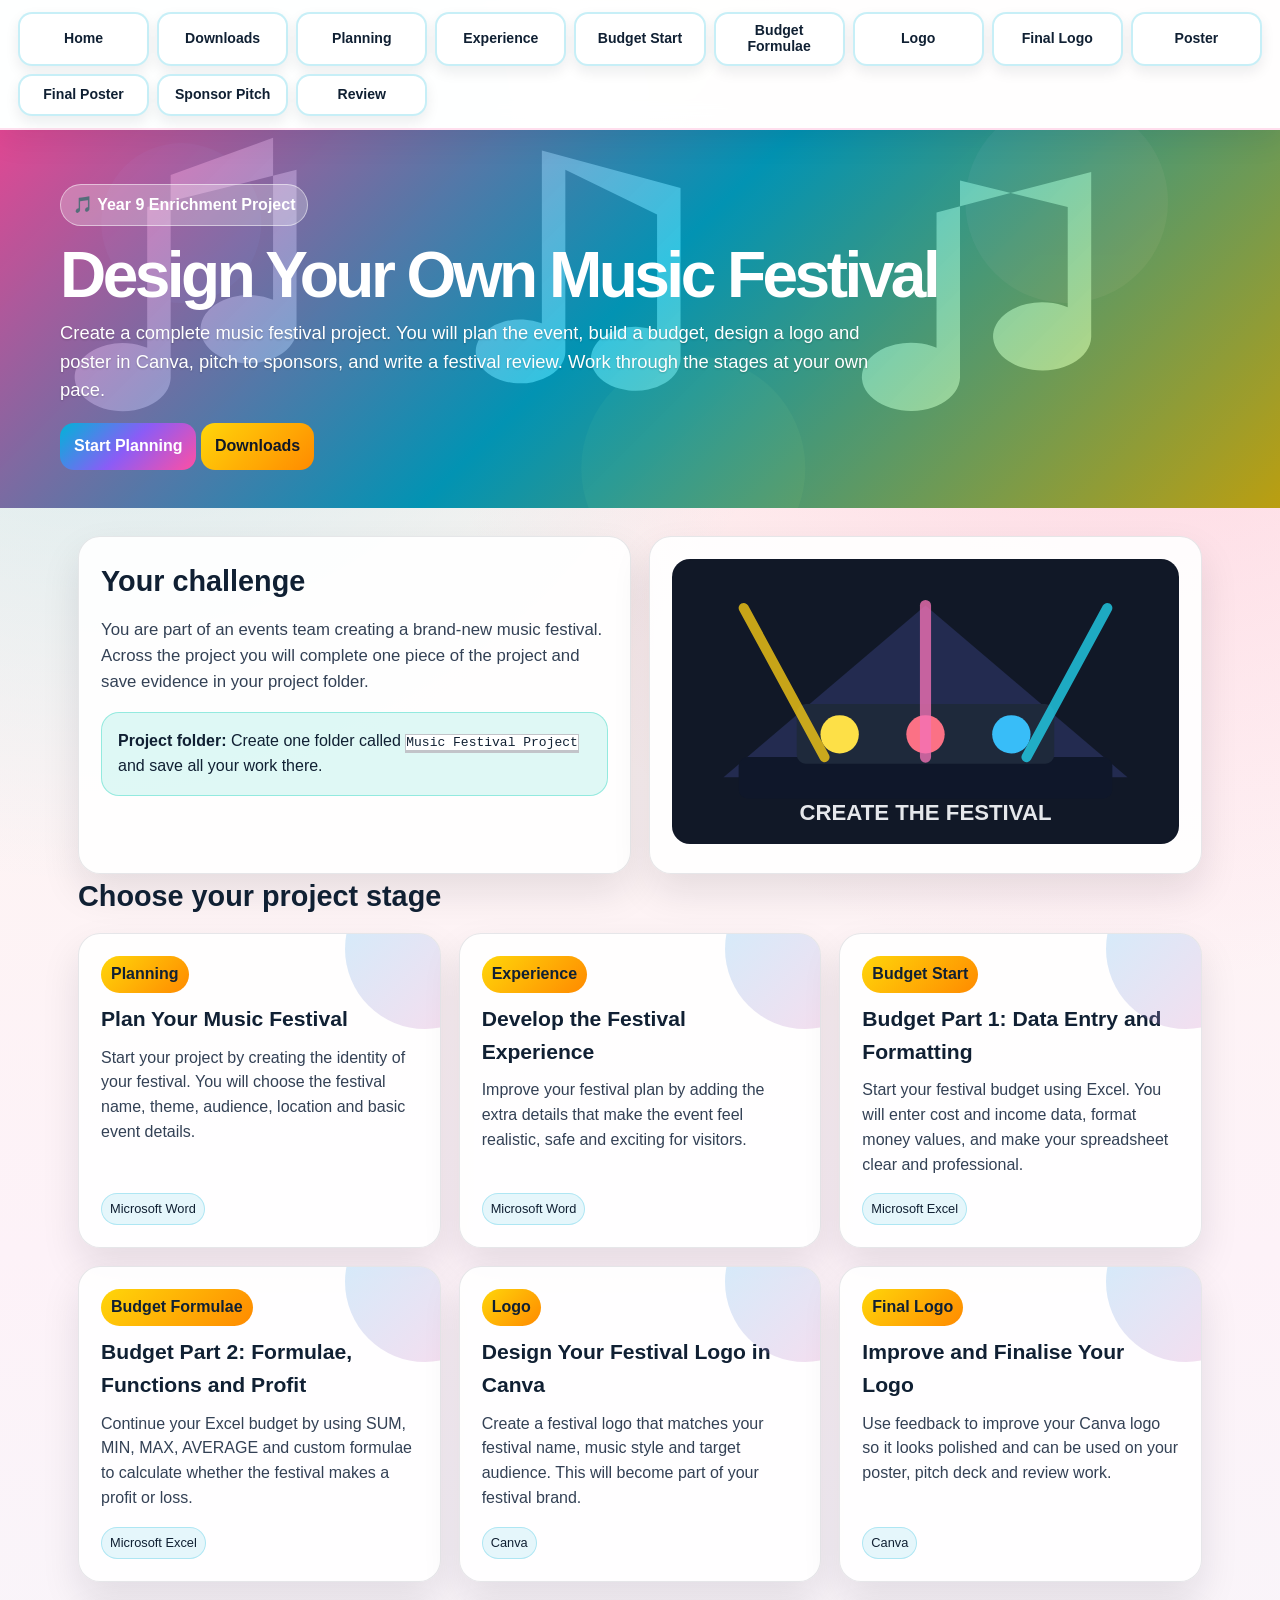
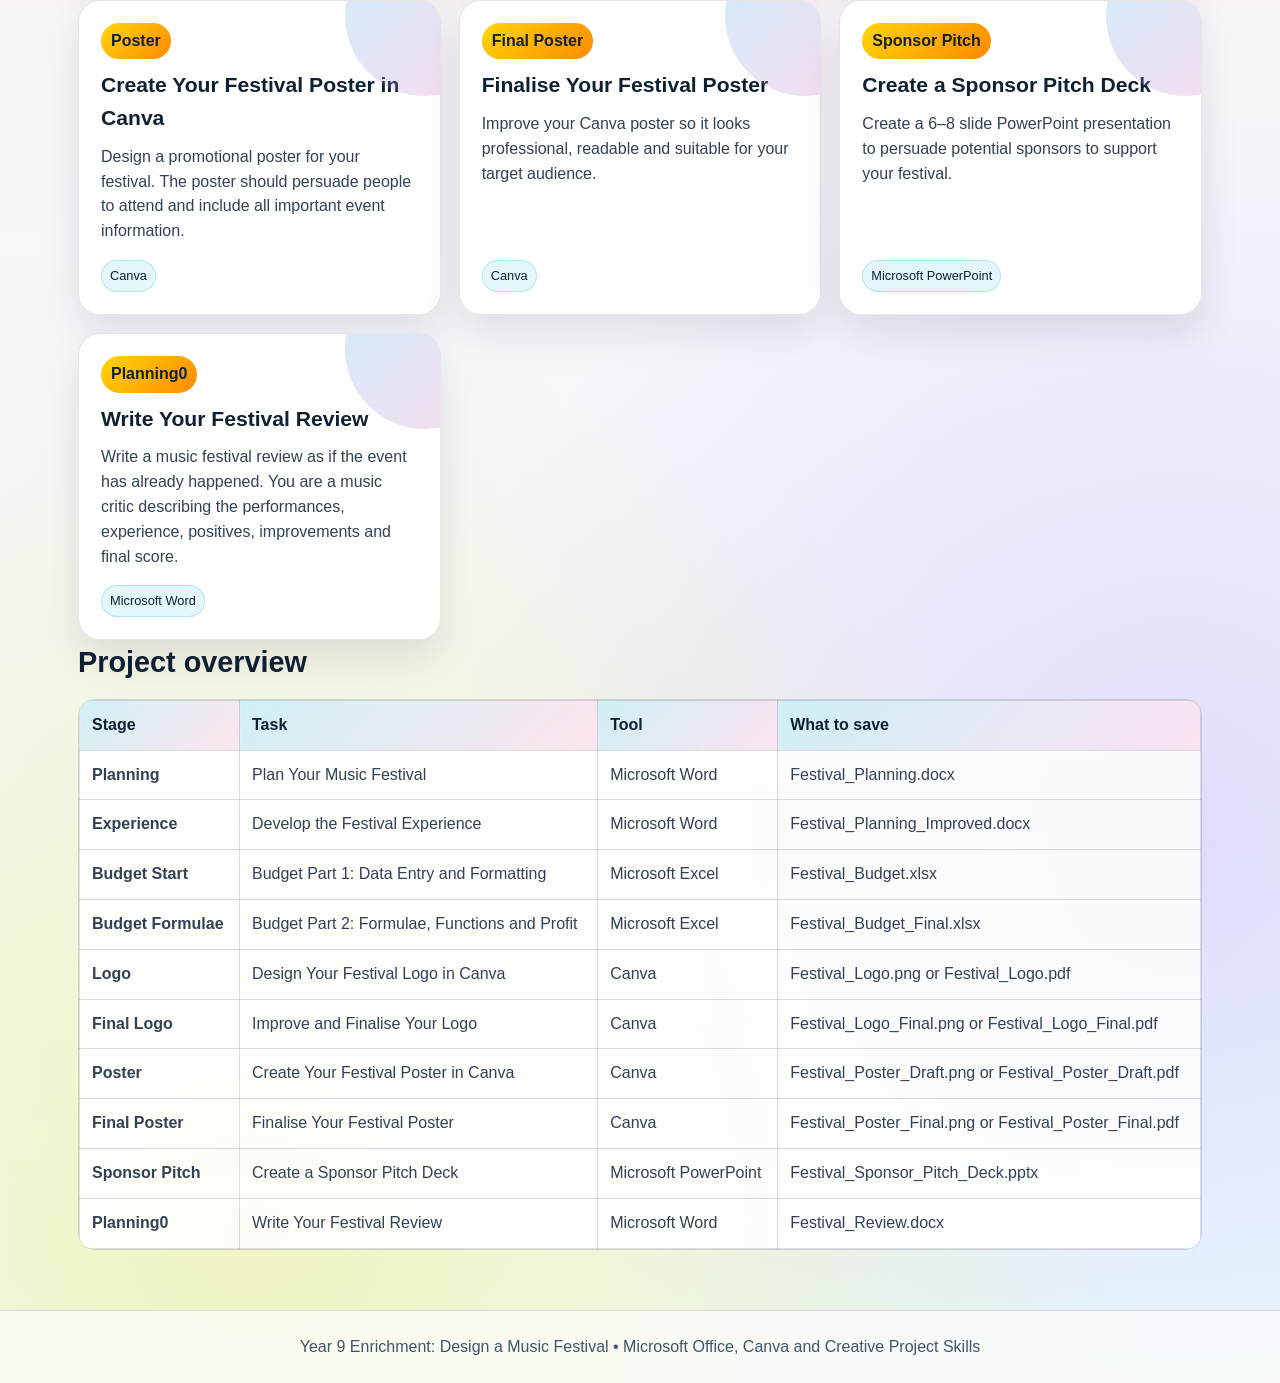
<file: index.html>
<!doctype html>
<html lang="en">
<head>
<meta charset="utf-8">
<meta name="viewport" content="width=device-width, initial-scale=1">
<title>Year 9 Music Festival Project</title>
<link rel="stylesheet" href="css/style.css">
<script src="js/script.js" defer></script>
</head>
<body data-page="index.html">


<nav class="navbar">
  <div class="nav-inner">
<div class="nav-links"><a href="index.html">Home</a><a href="resources.html">Downloads</a><a href="festival-planning.html">Planning</a><a href="festival-experience.html">Experience</a><a href="budget-start.html">Budget Start</a><a href="budget-formulas.html">Budget Formulae</a><a href="logo-design.html">Logo</a><a href="logo-final.html">Final Logo</a><a href="poster-design.html">Poster</a><a href="poster-final.html">Final Poster</a><a href="sponsor-pitch.html">Sponsor Pitch</a><a href="festival-review.html">Review</a></div>
  </div>
</nav>



<header class="hero">
  <div class="hero-inner">
    <span class="badge">🎵 Year 9 Enrichment Project</span>
    <h1>Design Your Own Music Festival</h1>
    <p>Create a complete music festival project. You will plan the event, build a budget, design a logo and poster in Canva, pitch to sponsors, and write a festival review. Work through the stages at your own pace.</p>
    <div class="button-row">
      <a class="btn primary" href="festival-planning.html">Start Planning</a>
      <a class="btn yellow" href="resources.html">Downloads</a>
    </div>
  </div>
</header>
<main class="container">
  <section class="grid grid-2">
    <div class="card">
      <h2>Your challenge</h2>
      <p class="student-brief">You are part of an events team creating a brand-new music festival. Across the project you will complete one piece of the project and save evidence in your project folder.</p>
      <div class="save-box"><strong>Project folder:</strong> Create one folder called <kbd>Music Festival Project</kbd> and save all your work there.</div>
    </div>
    <div class="card">
      <img class="illustration" src="assets/stage.svg" alt="Colourful music festival stage illustration">
    </div>
  </section>

  <section class="section-title"><span></span><h2>Choose your project stage</h2></section>
  <div class="grid grid-3">
<a class="card week-card" href="festival-planning.html">
  <span class="week-num">Planning</span>
  <h3>Plan Your Music Festival</h3>
  <p>Start your project by creating the identity of your festival. You will choose the festival name, theme, audience, location and basic event details.</p>
  <div class="tags"><span class="tag">Microsoft Word</span></div>
</a>

<a class="card week-card" href="festival-experience.html">
  <span class="week-num">Experience</span>
  <h3>Develop the Festival Experience</h3>
  <p>Improve your festival plan by adding the extra details that make the event feel realistic, safe and exciting for visitors.</p>
  <div class="tags"><span class="tag">Microsoft Word</span></div>
</a>

<a class="card week-card" href="budget-start.html">
  <span class="week-num">Budget Start</span>
  <h3>Budget Part 1: Data Entry and Formatting</h3>
  <p>Start your festival budget using Excel. You will enter cost and income data, format money values, and make your spreadsheet clear and professional.</p>
  <div class="tags"><span class="tag">Microsoft Excel</span></div>
</a>

<a class="card week-card" href="budget-formulas.html">
  <span class="week-num">Budget Formulae</span>
  <h3>Budget Part 2: Formulae, Functions and Profit</h3>
  <p>Continue your Excel budget by using SUM, MIN, MAX, AVERAGE and custom formulae to calculate whether the festival makes a profit or loss.</p>
  <div class="tags"><span class="tag">Microsoft Excel</span></div>
</a>

<a class="card week-card" href="logo-design.html">
  <span class="week-num">Logo</span>
  <h3>Design Your Festival Logo in Canva</h3>
  <p>Create a festival logo that matches your festival name, music style and target audience. This will become part of your festival brand.</p>
  <div class="tags"><span class="tag">Canva</span></div>
</a>

<a class="card week-card" href="logo-final.html">
  <span class="week-num">Final Logo</span>
  <h3>Improve and Finalise Your Logo</h3>
  <p>Use feedback to improve your Canva logo so it looks polished and can be used on your poster, pitch deck and review work.</p>
  <div class="tags"><span class="tag">Canva</span></div>
</a>

<a class="card week-card" href="poster-design.html">
  <span class="week-num">Poster</span>
  <h3>Create Your Festival Poster in Canva</h3>
  <p>Design a promotional poster for your festival. The poster should persuade people to attend and include all important event information.</p>
  <div class="tags"><span class="tag">Canva</span></div>
</a>

<a class="card week-card" href="poster-final.html">
  <span class="week-num">Final Poster</span>
  <h3>Finalise Your Festival Poster</h3>
  <p>Improve your Canva poster so it looks professional, readable and suitable for your target audience.</p>
  <div class="tags"><span class="tag">Canva</span></div>
</a>

<a class="card week-card" href="sponsor-pitch.html">
  <span class="week-num">Sponsor Pitch</span>
  <h3>Create a Sponsor Pitch Deck</h3>
  <p>Create a 6–8 slide PowerPoint presentation to persuade potential sponsors to support your festival.</p>
  <div class="tags"><span class="tag">Microsoft PowerPoint</span></div>
</a>

<a class="card week-card" href="festival-review.html">
  <span class="week-num">Planning0</span>
  <h3>Write Your Festival Review</h3>
  <p>Write a music festival review as if the event has already happened. You are a music critic describing the performances, experience, positives, improvements and final score.</p>
  <div class="tags"><span class="tag">Microsoft Word</span></div>
</a>
</div>

  <section class="section-title"><span></span><h2>Project overview</h2></section>
  <div class="table-wrap">
    <table>
      <thead><tr><th>Stage</th><th>Task</th><th>Tool</th><th>What to save</th></tr></thead>
      <tbody><tr><td><strong>Planning</strong></td><td>Plan Your Music Festival</td><td>Microsoft Word</td><td>Festival_Planning.docx</td></tr><tr><td><strong>Experience</strong></td><td>Develop the Festival Experience</td><td>Microsoft Word</td><td>Festival_Planning_Improved.docx</td></tr><tr><td><strong>Budget Start</strong></td><td>Budget Part 1: Data Entry and Formatting</td><td>Microsoft Excel</td><td>Festival_Budget.xlsx</td></tr><tr><td><strong>Budget Formulae</strong></td><td>Budget Part 2: Formulae, Functions and Profit</td><td>Microsoft Excel</td><td>Festival_Budget_Final.xlsx</td></tr><tr><td><strong>Logo</strong></td><td>Design Your Festival Logo in Canva</td><td>Canva</td><td>Festival_Logo.png or Festival_Logo.pdf</td></tr><tr><td><strong>Final Logo</strong></td><td>Improve and Finalise Your Logo</td><td>Canva</td><td>Festival_Logo_Final.png or Festival_Logo_Final.pdf</td></tr><tr><td><strong>Poster</strong></td><td>Create Your Festival Poster in Canva</td><td>Canva</td><td>Festival_Poster_Draft.png or Festival_Poster_Draft.pdf</td></tr><tr><td><strong>Final Poster</strong></td><td>Finalise Your Festival Poster</td><td>Canva</td><td>Festival_Poster_Final.png or Festival_Poster_Final.pdf</td></tr><tr><td><strong>Sponsor Pitch</strong></td><td>Create a Sponsor Pitch Deck</td><td>Microsoft PowerPoint</td><td>Festival_Sponsor_Pitch_Deck.pptx</td></tr><tr><td><strong>Planning0</strong></td><td>Write Your Festival Review</td><td>Microsoft Word</td><td>Festival_Review.docx</td></tr></tbody>
    </table>
  </div>
</main>

<footer class="footer">
  Year 9 Enrichment: Design a Music Festival • Microsoft Office, Canva and Creative Project Skills
</footer>
</body>
</html>
</file>
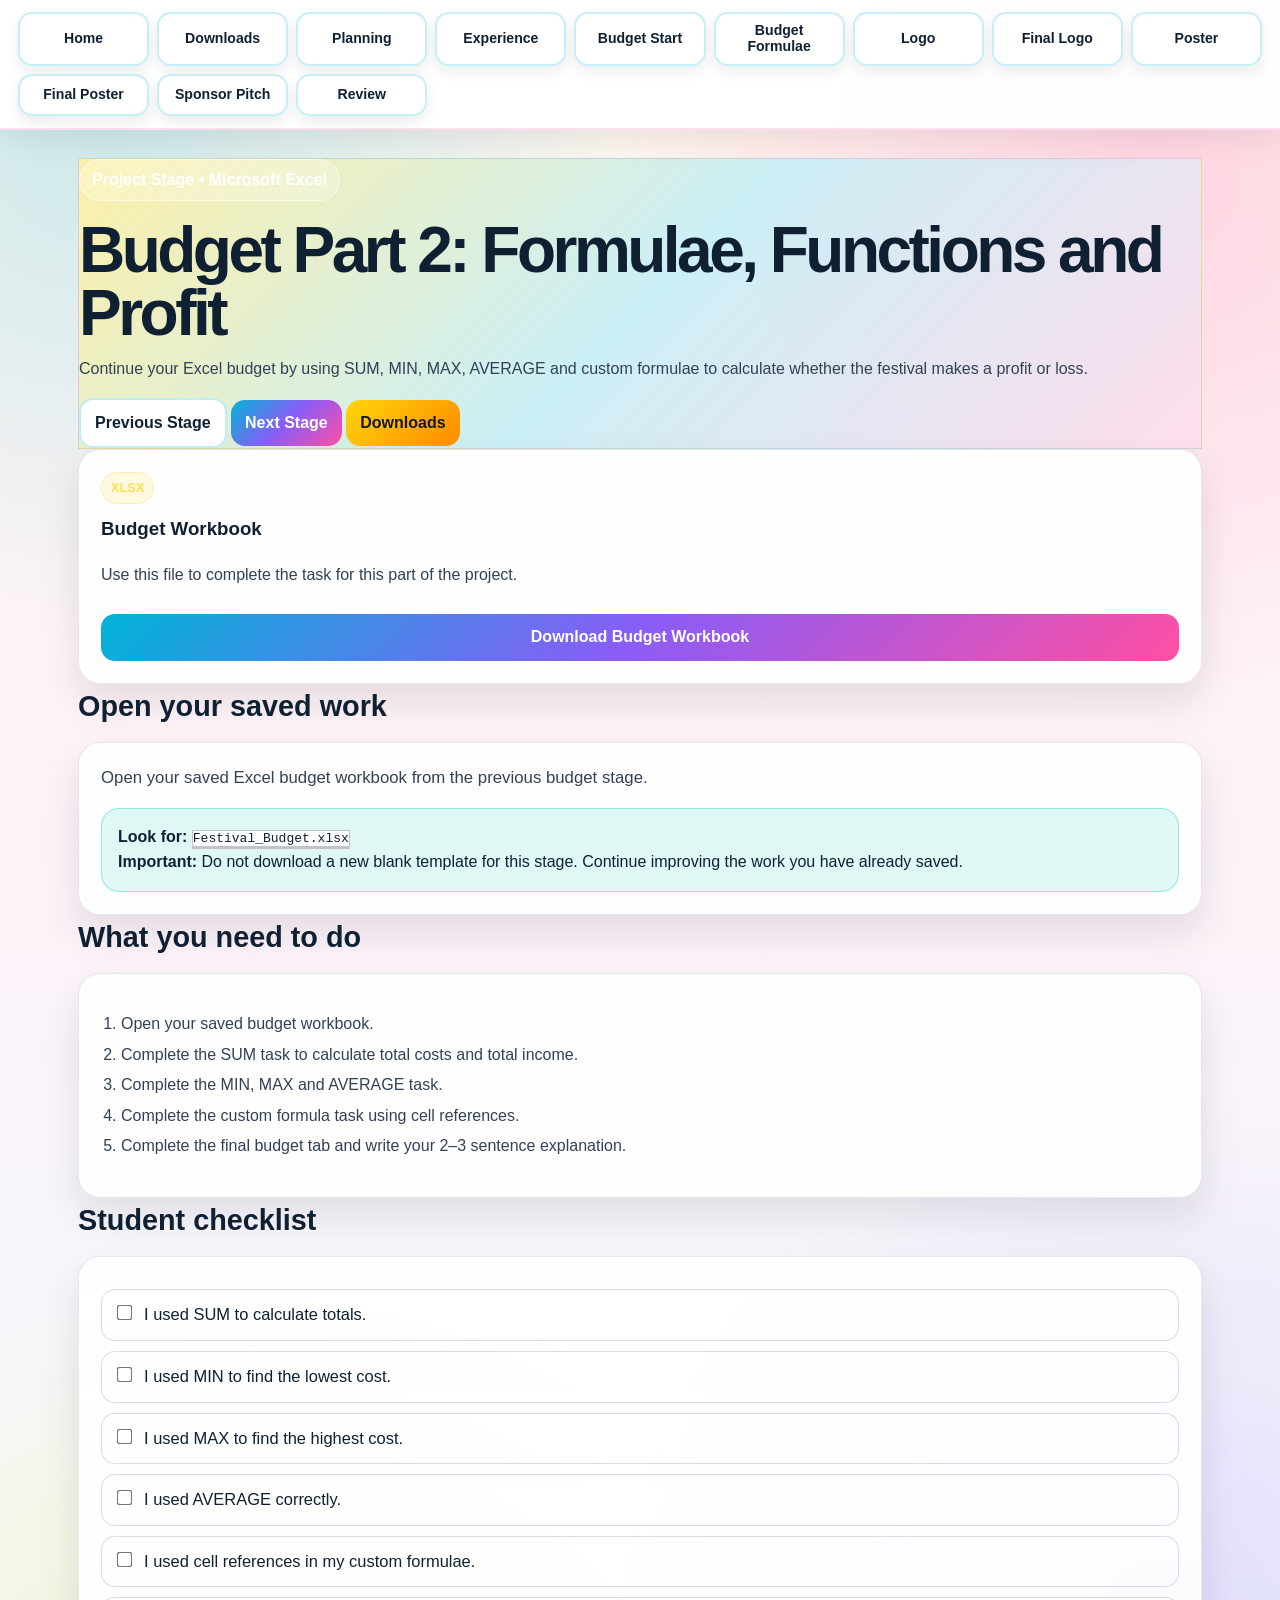
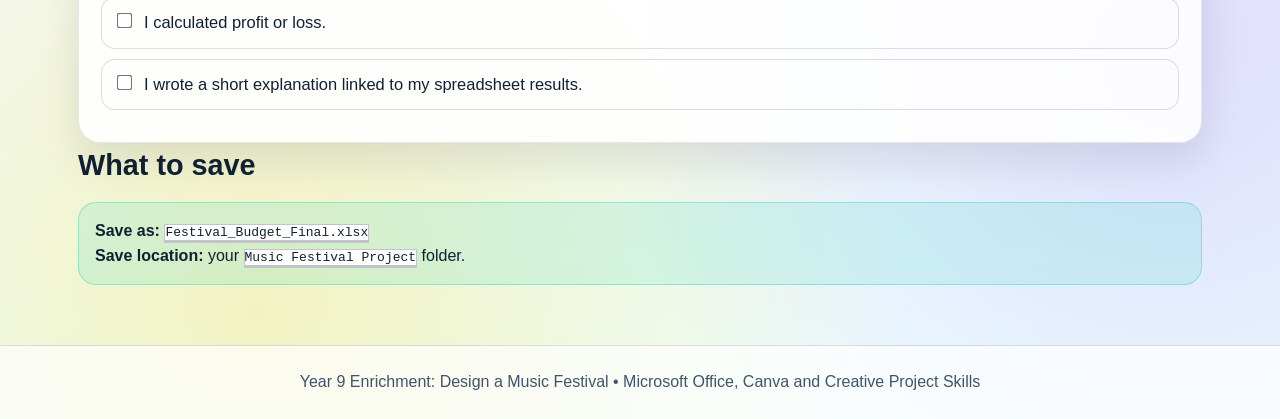
<file: budget-formulas.html>
<!doctype html>
<html lang="en">
<head>
<meta charset="utf-8">
<meta name="viewport" content="width=device-width, initial-scale=1">
<title>Budget: Formulae, Functions and Profit - Music Festival Project</title>
<link rel="stylesheet" href="css/style.css">
<script src="js/script.js" defer></script>
</head>
<body data-page="budget-formulas.html">


<nav class="navbar">
  <div class="nav-inner">
<div class="nav-links"><a href="index.html">Home</a><a href="resources.html">Downloads</a><a href="festival-planning.html">Planning</a><a href="festival-experience.html">Experience</a><a href="budget-start.html">Budget Start</a><a href="budget-formulas.html">Budget Formulae</a><a href="logo-design.html">Logo</a><a href="logo-final.html">Final Logo</a><a href="poster-design.html">Poster</a><a href="poster-final.html">Final Poster</a><a href="sponsor-pitch.html">Sponsor Pitch</a><a href="festival-review.html">Review</a></div>
  </div>
</nav>



<main class="container">
  <section class="lesson-header">
    <span class="badge">Project Stage • Microsoft Excel</span>
    <h1>Budget Part 2: Formulae, Functions and Profit</h1>
    <p>Continue your Excel budget by using SUM, MIN, MAX, AVERAGE and custom formulae to calculate whether the festival makes a profit or loss.</p>
    <div class="button-row">
      <a class="btn" href="budget-start.html">Previous Stage</a>
      <a class="btn primary" href="logo-design.html">Next Stage</a>
      <a class="btn yellow" href="resources.html">Downloads</a>
    </div>
  </section>
<div class="card download-card">
  <span class="filetype">XLSX</span>
  <h3>Budget Workbook</h3>
  <p>Use this file to complete the task for this part of the project.</p>
  <a class="btn primary" href="templates/03_Music_Festival_Budget_Workbook.xlsx" download>Download Budget Workbook</a>
</div>
</div>

  


  <section class="section-title"><span></span><h2>Open your saved work</h2></section>
  <div class="card">
    <p class="student-brief">Open your saved Excel budget workbook from the previous budget stage.</p>
    <div class="save-box">
      <strong>Look for:</strong> <kbd>Festival_Budget.xlsx</kbd><br>
      <strong>Important:</strong> Do not download a new blank template for this stage. Continue improving the work you have already saved.
    </div>
  </div>

  <section class="section-title"><span></span><h2>What you need to do</h2></section>
  <div class="card">
    <ol><li>Open your saved budget workbook.</li><li>Complete the SUM task to calculate total costs and total income.</li><li>Complete the MIN, MAX and AVERAGE task.</li><li>Complete the custom formula task using cell references.</li><li>Complete the final budget tab and write your 2–3 sentence explanation.</li></ol>
  </div>

  <section class="section-title"><span></span><h2>Student checklist</h2></section>
  <div class="card checklist big-checklist" data-checklist="week04">
    <label><input type="checkbox"> <span>I used SUM to calculate totals.</span></label><label><input type="checkbox"> <span>I used MIN to find the lowest cost.</span></label><label><input type="checkbox"> <span>I used MAX to find the highest cost.</span></label><label><input type="checkbox"> <span>I used AVERAGE correctly.</span></label><label><input type="checkbox"> <span>I used cell references in my custom formulae.</span></label><label><input type="checkbox"> <span>I calculated profit or loss.</span></label><label><input type="checkbox"> <span>I wrote a short explanation linked to my spreadsheet results.</span></label>
  </div>

  <section class="section-title"><span></span><h2>What to save</h2></section>
  <div class="save-box">
    <strong>Save as:</strong> <kbd>Festival_Budget_Final.xlsx</kbd><br>
    <strong>Save location:</strong> your <kbd>Music Festival Project</kbd> folder.
  </div>
</main>

<footer class="footer">
  Year 9 Enrichment: Design a Music Festival • Microsoft Office, Canva and Creative Project Skills
</footer>
</body>
</html>
</file>
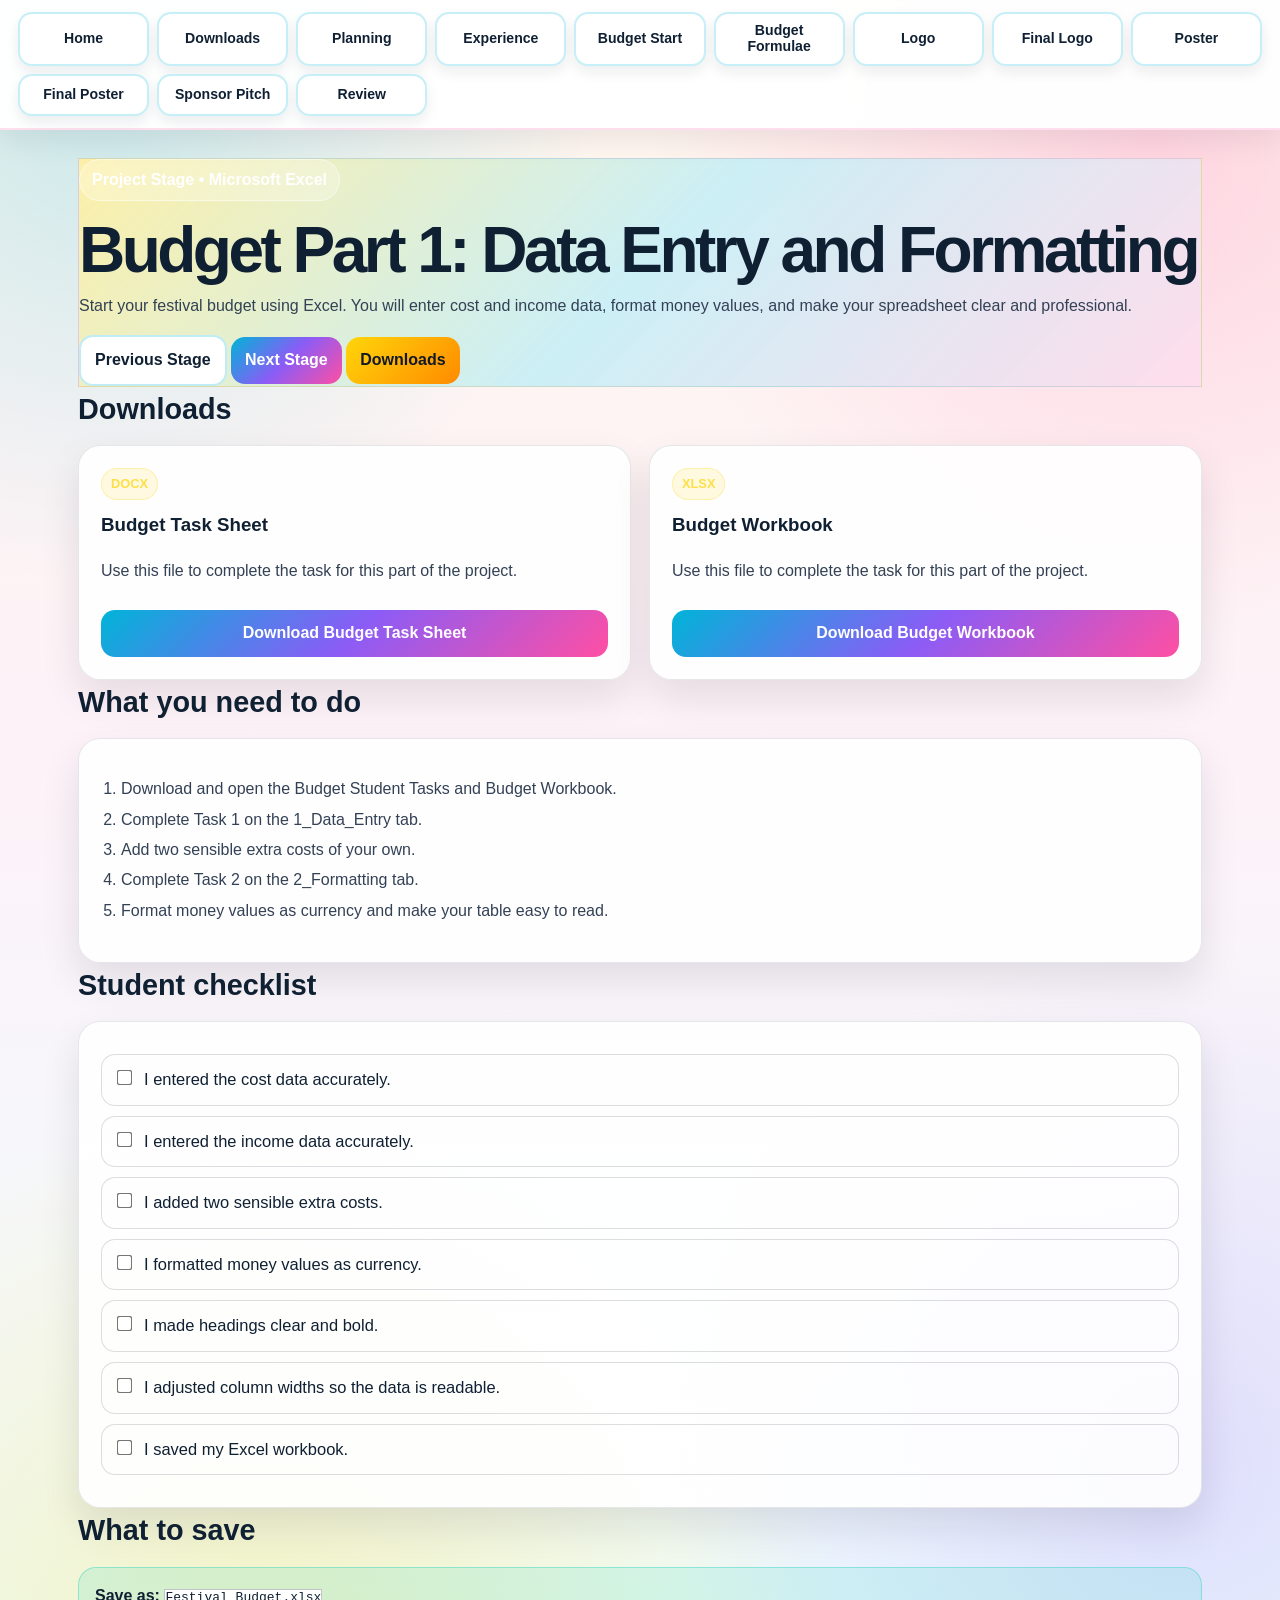
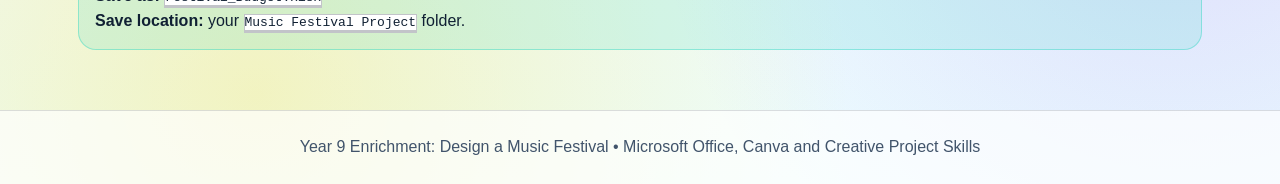
<file: budget-start.html>
<!doctype html>
<html lang="en">
<head>
<meta charset="utf-8">
<meta name="viewport" content="width=device-width, initial-scale=1">
<title>Budget: Data Entry and Formatting - Music Festival Project</title>
<link rel="stylesheet" href="css/style.css">
<script src="js/script.js" defer></script>
</head>
<body data-page="budget-start.html">


<nav class="navbar">
  <div class="nav-inner">
<div class="nav-links"><a href="index.html">Home</a><a href="resources.html">Downloads</a><a href="festival-planning.html">Planning</a><a href="festival-experience.html">Experience</a><a href="budget-start.html">Budget Start</a><a href="budget-formulas.html">Budget Formulae</a><a href="logo-design.html">Logo</a><a href="logo-final.html">Final Logo</a><a href="poster-design.html">Poster</a><a href="poster-final.html">Final Poster</a><a href="sponsor-pitch.html">Sponsor Pitch</a><a href="festival-review.html">Review</a></div>
  </div>
</nav>



<main class="container">
  <section class="lesson-header">
    <span class="badge">Project Stage • Microsoft Excel</span>
    <h1>Budget Part 1: Data Entry and Formatting</h1>
    <p>Start your festival budget using Excel. You will enter cost and income data, format money values, and make your spreadsheet clear and professional.</p>
    <div class="button-row">
      <a class="btn" href="festival-experience.html">Previous Stage</a>
      <a class="btn primary" href="budget-formulas.html">Next Stage</a>
      <a class="btn yellow" href="resources.html">Downloads</a>
    </div>
  </section>

  
<section class="section-title"><span></span><h2>Downloads</h2></section>
<div class="grid grid-2">
<div class="card download-card">
  <span class="filetype">DOCX</span>
  <h3>Budget Task Sheet</h3>
  <p>Use this file to complete the task for this part of the project.</p>
  <a class="btn primary" href="templates/02_Budget_Student_Tasks.docx" download>Download Budget Task Sheet</a>
</div>

<div class="card download-card">
  <span class="filetype">XLSX</span>
  <h3>Budget Workbook</h3>
  <p>Use this file to complete the task for this part of the project.</p>
  <a class="btn primary" href="templates/03_Music_Festival_Budget_Workbook.xlsx" download>Download Budget Workbook</a>
</div>
</div>

  

  <section class="section-title"><span></span><h2>What you need to do</h2></section>
  <div class="card">
    <ol><li>Download and open the Budget Student Tasks and Budget Workbook.</li><li>Complete Task 1 on the 1_Data_Entry tab.</li><li>Add two sensible extra costs of your own.</li><li>Complete Task 2 on the 2_Formatting tab.</li><li>Format money values as currency and make your table easy to read.</li></ol>
  </div>

  <section class="section-title"><span></span><h2>Student checklist</h2></section>
  <div class="card checklist big-checklist" data-checklist="week03">
    <label><input type="checkbox"> <span>I entered the cost data accurately.</span></label><label><input type="checkbox"> <span>I entered the income data accurately.</span></label><label><input type="checkbox"> <span>I added two sensible extra costs.</span></label><label><input type="checkbox"> <span>I formatted money values as currency.</span></label><label><input type="checkbox"> <span>I made headings clear and bold.</span></label><label><input type="checkbox"> <span>I adjusted column widths so the data is readable.</span></label><label><input type="checkbox"> <span>I saved my Excel workbook.</span></label>
  </div>

  <section class="section-title"><span></span><h2>What to save</h2></section>
  <div class="save-box">
    <strong>Save as:</strong> <kbd>Festival_Budget.xlsx</kbd><br>
    <strong>Save location:</strong> your <kbd>Music Festival Project</kbd> folder.
  </div>
</main>

<footer class="footer">
  Year 9 Enrichment: Design a Music Festival • Microsoft Office, Canva and Creative Project Skills
</footer>
</body>
</html>
</file>
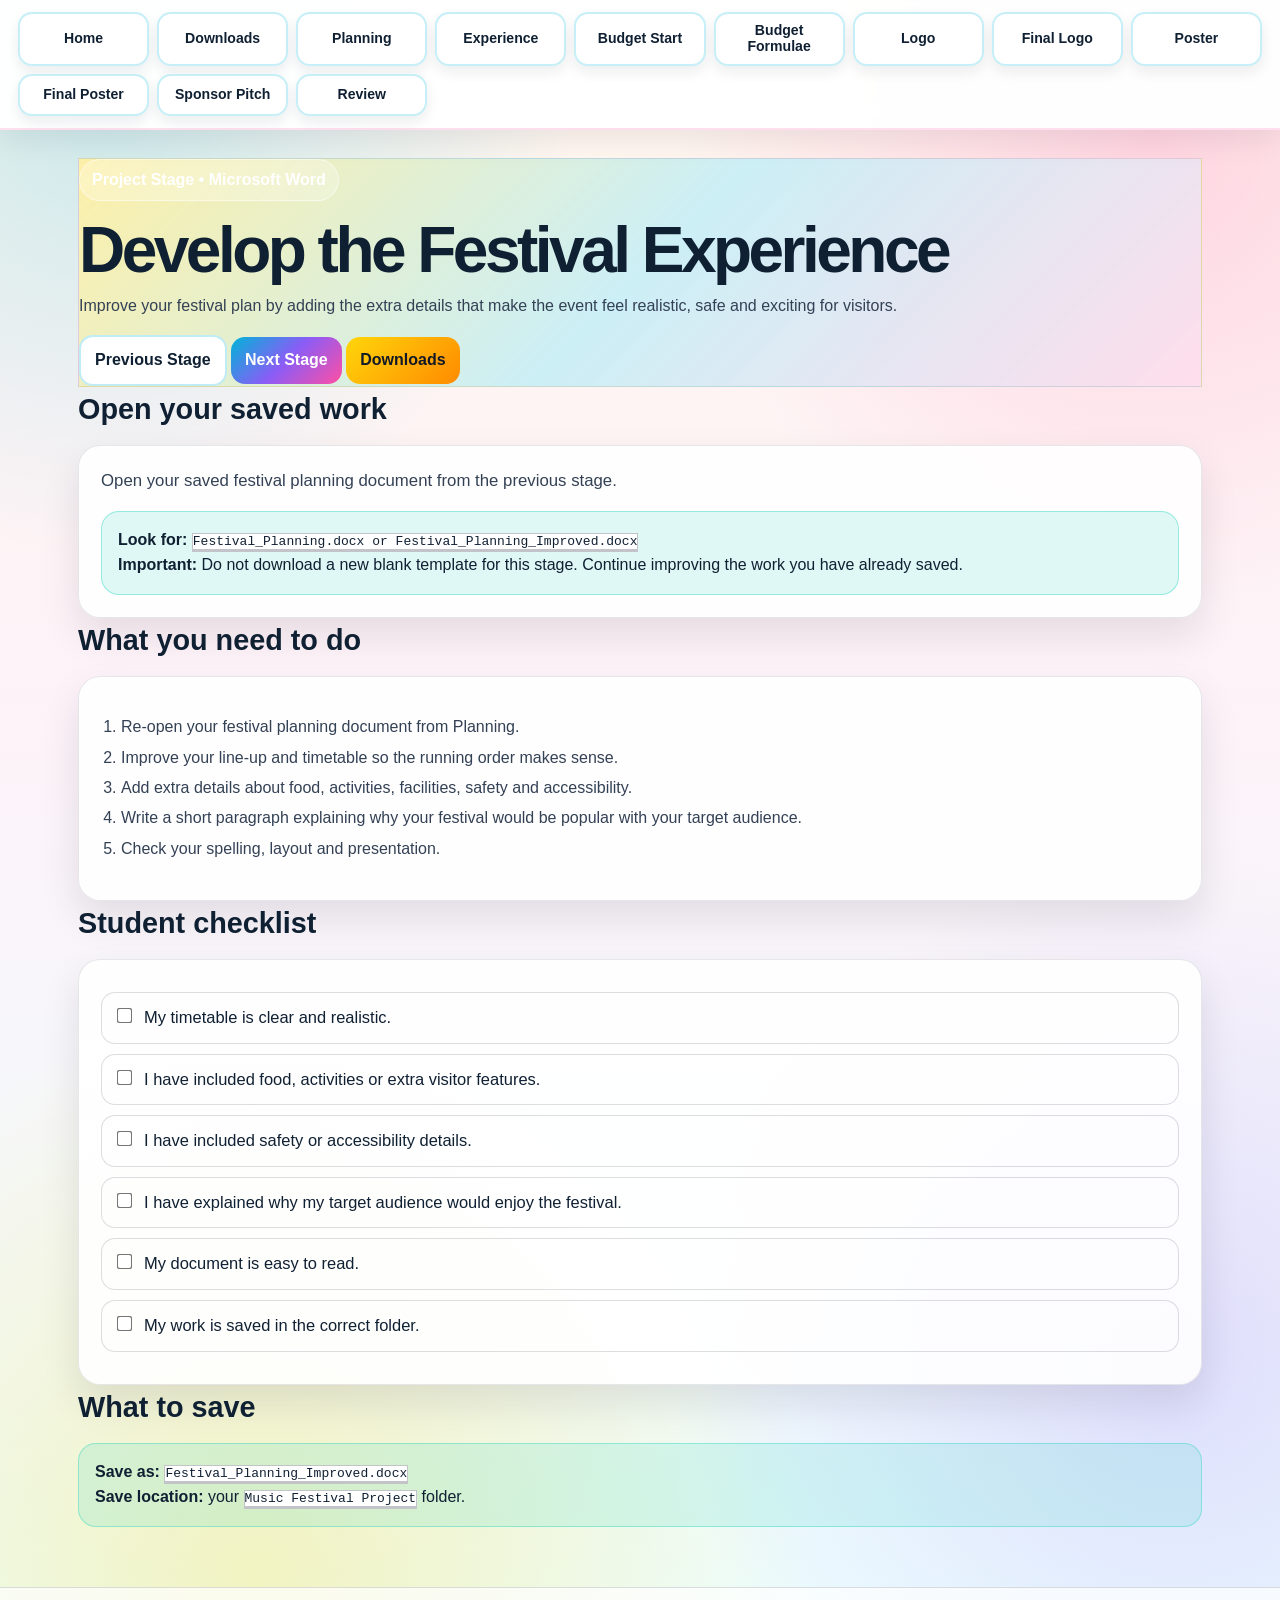
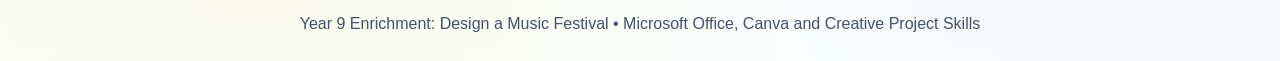
<file: festival-experience.html>
<!doctype html>
<html lang="en">
<head>
<meta charset="utf-8">
<meta name="viewport" content="width=device-width, initial-scale=1">
<title>Festival Experience - Music Festival Project</title>
<link rel="stylesheet" href="css/style.css">
<script src="js/script.js" defer></script>
</head>
<body data-page="festival-experience.html">


<nav class="navbar">
  <div class="nav-inner">
<div class="nav-links"><a href="index.html">Home</a><a href="resources.html">Downloads</a><a href="festival-planning.html">Planning</a><a href="festival-experience.html">Experience</a><a href="budget-start.html">Budget Start</a><a href="budget-formulas.html">Budget Formulae</a><a href="logo-design.html">Logo</a><a href="logo-final.html">Final Logo</a><a href="poster-design.html">Poster</a><a href="poster-final.html">Final Poster</a><a href="sponsor-pitch.html">Sponsor Pitch</a><a href="festival-review.html">Review</a></div>
  </div>
</nav>



<main class="container">
  <section class="lesson-header">
    <span class="badge">Project Stage • Microsoft Word</span>
    <h1>Develop the Festival Experience</h1>
    <p>Improve your festival plan by adding the extra details that make the event feel realistic, safe and exciting for visitors.</p>
    <div class="button-row">
      <a class="btn" href="festival-planning.html">Previous Stage</a>
      <a class="btn primary" href="budget-start.html">Next Stage</a>
      <a class="btn yellow" href="resources.html">Downloads</a>
    </div>
  </section>
</div>

  


  <section class="section-title"><span></span><h2>Open your saved work</h2></section>
  <div class="card">
    <p class="student-brief">Open your saved festival planning document from the previous stage.</p>
    <div class="save-box">
      <strong>Look for:</strong> <kbd>Festival_Planning.docx or Festival_Planning_Improved.docx</kbd><br>
      <strong>Important:</strong> Do not download a new blank template for this stage. Continue improving the work you have already saved.
    </div>
  </div>

  <section class="section-title"><span></span><h2>What you need to do</h2></section>
  <div class="card">
    <ol><li>Re-open your festival planning document from Planning.</li><li>Improve your line-up and timetable so the running order makes sense.</li><li>Add extra details about food, activities, facilities, safety and accessibility.</li><li>Write a short paragraph explaining why your festival would be popular with your target audience.</li><li>Check your spelling, layout and presentation.</li></ol>
  </div>

  <section class="section-title"><span></span><h2>Student checklist</h2></section>
  <div class="card checklist big-checklist" data-checklist="week02">
    <label><input type="checkbox"> <span>My timetable is clear and realistic.</span></label><label><input type="checkbox"> <span>I have included food, activities or extra visitor features.</span></label><label><input type="checkbox"> <span>I have included safety or accessibility details.</span></label><label><input type="checkbox"> <span>I have explained why my target audience would enjoy the festival.</span></label><label><input type="checkbox"> <span>My document is easy to read.</span></label><label><input type="checkbox"> <span>My work is saved in the correct folder.</span></label>
  </div>

  <section class="section-title"><span></span><h2>What to save</h2></section>
  <div class="save-box">
    <strong>Save as:</strong> <kbd>Festival_Planning_Improved.docx</kbd><br>
    <strong>Save location:</strong> your <kbd>Music Festival Project</kbd> folder.
  </div>
</main>

<footer class="footer">
  Year 9 Enrichment: Design a Music Festival • Microsoft Office, Canva and Creative Project Skills
</footer>
</body>
</html>
</file>
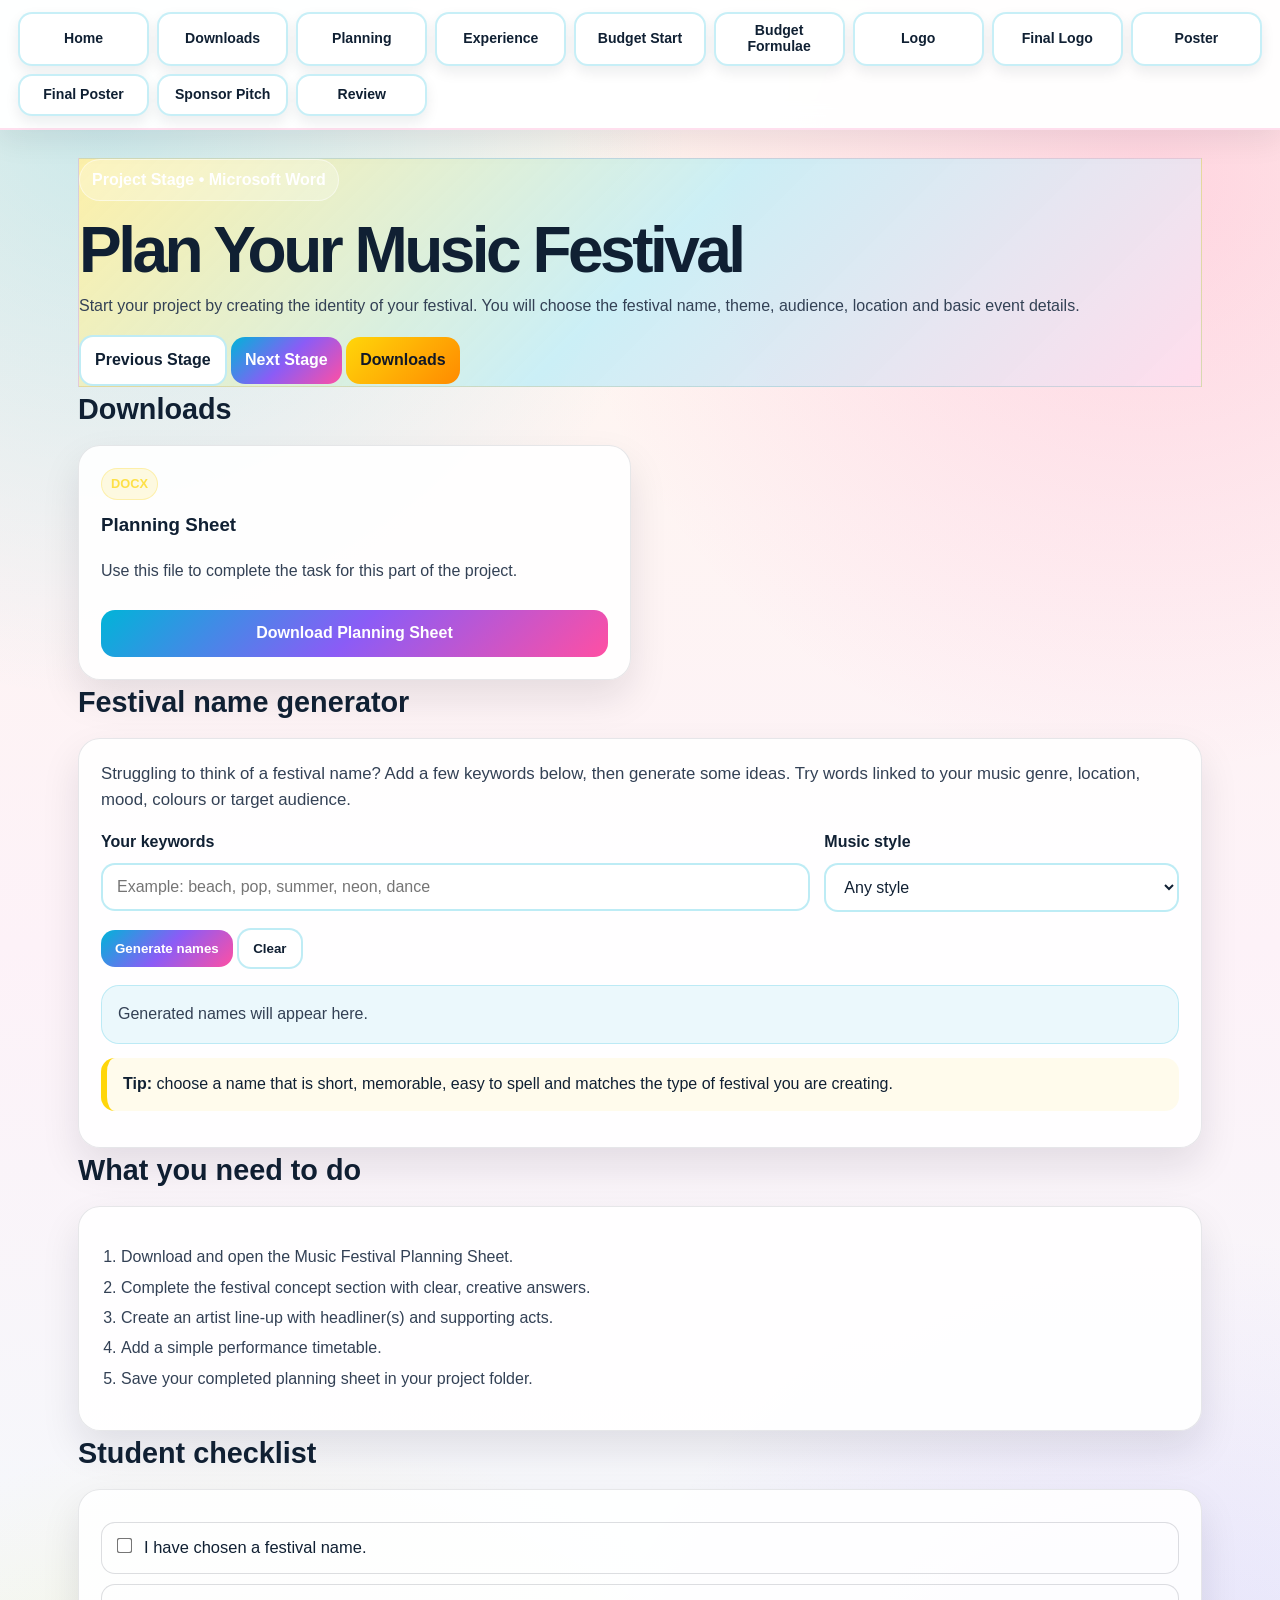
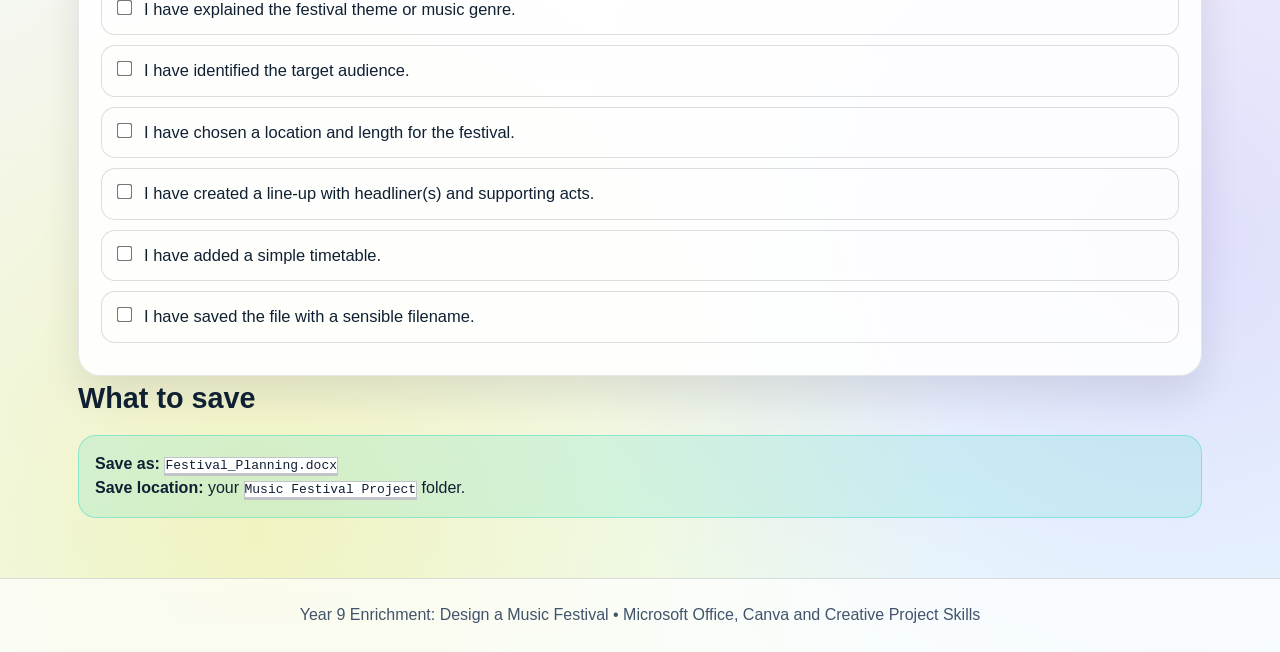
<file: festival-planning.html>
<!doctype html>
<html lang="en">
<head>
<meta charset="utf-8">
<meta name="viewport" content="width=device-width, initial-scale=1">
<title>Festival Planning - Music Festival Project</title>
<link rel="stylesheet" href="css/style.css">
<script src="js/script.js" defer></script>
</head>
<body data-page="festival-planning.html">


<nav class="navbar">
  <div class="nav-inner">
<div class="nav-links"><a href="index.html">Home</a><a href="resources.html">Downloads</a><a href="festival-planning.html">Planning</a><a href="festival-experience.html">Experience</a><a href="budget-start.html">Budget Start</a><a href="budget-formulas.html">Budget Formulae</a><a href="logo-design.html">Logo</a><a href="logo-final.html">Final Logo</a><a href="poster-design.html">Poster</a><a href="poster-final.html">Final Poster</a><a href="sponsor-pitch.html">Sponsor Pitch</a><a href="festival-review.html">Review</a></div>
  </div>
</nav>



<main class="container">
  <section class="lesson-header">
    <span class="badge">Project Stage • Microsoft Word</span>
    <h1>Plan Your Music Festival</h1>
    <p>Start your project by creating the identity of your festival. You will choose the festival name, theme, audience, location and basic event details.</p>
    <div class="button-row">
      <a class="btn" href="index.html">Previous Stage</a>
      <a class="btn primary" href="festival-experience.html">Next Stage</a>
      <a class="btn yellow" href="resources.html">Downloads</a>
    </div>
  </section>

  
<section class="section-title"><span></span><h2>Downloads</h2></section>
<div class="grid grid-2">
<div class="card download-card">
  <span class="filetype">DOCX</span>
  <h3>Planning Sheet</h3>
  <p>Use this file to complete the task for this part of the project.</p>
  <a class="btn primary" href="templates/01_Music_Festival_Planning_Sheet.docx" download>Download Planning Sheet</a>
</div>
</div>

  


  <section class="section-title"><span></span><h2>Festival name generator</h2></section>
  <div class="card generator-card">
    <p class="student-brief">Struggling to think of a festival name? Add a few keywords below, then generate some ideas. Try words linked to your music genre, location, mood, colours or target audience.</p>

    <div class="generator-grid">
      <label>
        <strong>Your keywords</strong>
        <input id="festivalKeywords" class="generator-input" type="text" placeholder="Example: beach, pop, summer, neon, dance">
      </label>
      <label>
        <strong>Music style</strong>
        <select id="festivalStyle" class="generator-input">
          <option value="">Any style</option>
          <option value="pop">Pop</option>
          <option value="rock">Rock</option>
          <option value="dance">Dance / EDM</option>
          <option value="indie">Indie</option>
          <option value="rap">Rap / Hip-Hop</option>
          <option value="mixed">Mixed genres</option>
        </select>
      </label>
    </div>

    <div class="button-row">
      <button class="btn primary" type="button" id="generateFestivalNamesBtn">Generate names</button>
      <button class="btn" type="button" id="clearFestivalNamesBtn">Clear</button>
    </div>

    <div id="festivalNameResults" class="name-results" aria-live="polite">
      <p class="muted-help">Generated names will appear here.</p>
    </div>

    <div class="callout yellow">
      <strong>Tip:</strong> choose a name that is short, memorable, easy to spell and matches the type of festival you are creating.
    </div>
  </div>


  <section class="section-title"><span></span><h2>What you need to do</h2></section>
  <div class="card">
    <ol><li>Download and open the Music Festival Planning Sheet.</li><li>Complete the festival concept section with clear, creative answers.</li><li>Create an artist line-up with headliner(s) and supporting acts.</li><li>Add a simple performance timetable.</li><li>Save your completed planning sheet in your project folder.</li></ol>
  </div>

  <section class="section-title"><span></span><h2>Student checklist</h2></section>
  <div class="card checklist big-checklist" data-checklist="week01">
    <label><input type="checkbox"> <span>I have chosen a festival name.</span></label><label><input type="checkbox"> <span>I have explained the festival theme or music genre.</span></label><label><input type="checkbox"> <span>I have identified the target audience.</span></label><label><input type="checkbox"> <span>I have chosen a location and length for the festival.</span></label><label><input type="checkbox"> <span>I have created a line-up with headliner(s) and supporting acts.</span></label><label><input type="checkbox"> <span>I have added a simple timetable.</span></label><label><input type="checkbox"> <span>I have saved the file with a sensible filename.</span></label>
  </div>

  <section class="section-title"><span></span><h2>What to save</h2></section>
  <div class="save-box">
    <strong>Save as:</strong> <kbd>Festival_Planning.docx</kbd><br>
    <strong>Save location:</strong> your <kbd>Music Festival Project</kbd> folder.
  </div>
</main>

<footer class="footer">
  Year 9 Enrichment: Design a Music Festival • Microsoft Office, Canva and Creative Project Skills
</footer>
</body>
</html>
</file>
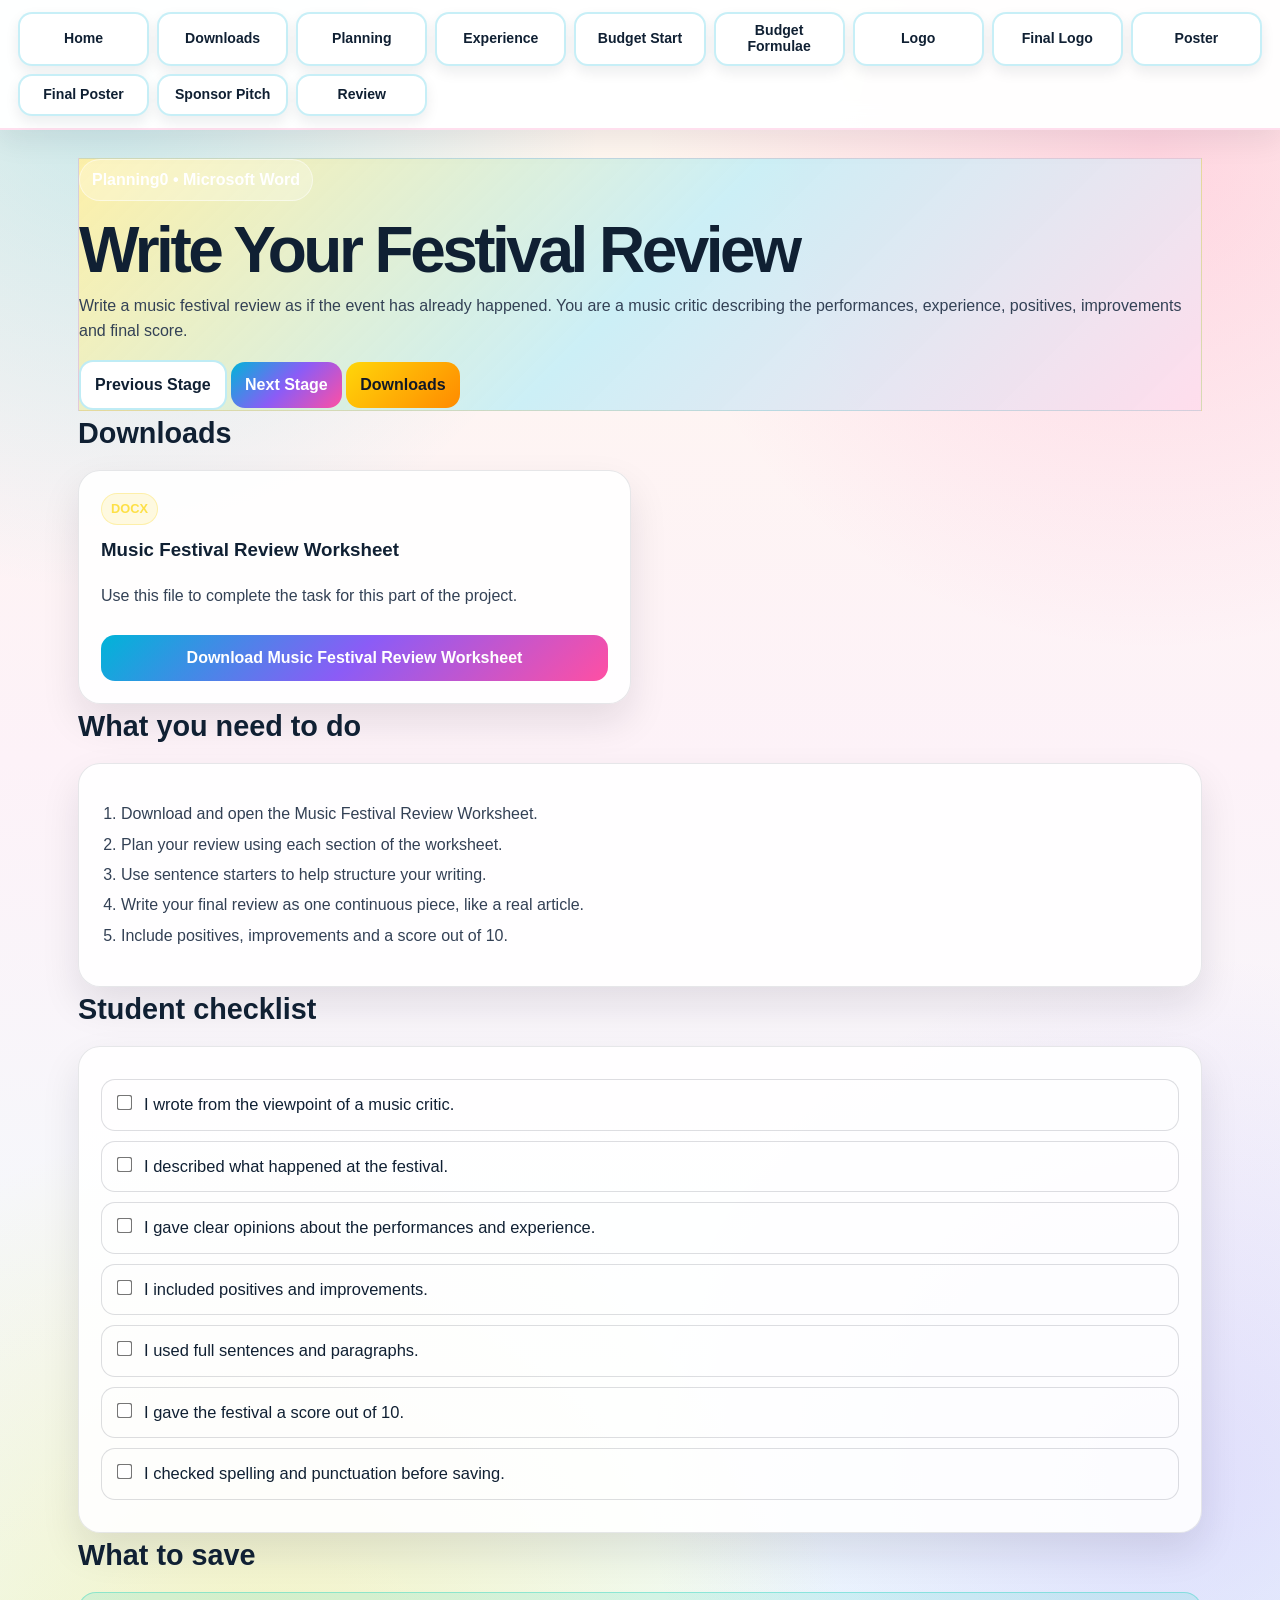
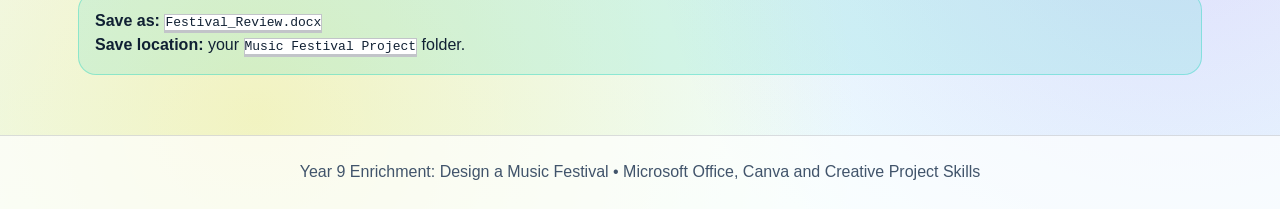
<file: festival-review.html>
<!doctype html>
<html lang="en">
<head>
<meta charset="utf-8">
<meta name="viewport" content="width=device-width, initial-scale=1">
<title>Festival Review - Music Festival Project</title>
<link rel="stylesheet" href="css/style.css">
<script src="js/script.js" defer></script>
</head>
<body data-page="festival-review.html">


<nav class="navbar">
  <div class="nav-inner">
<div class="nav-links"><a href="index.html">Home</a><a href="resources.html">Downloads</a><a href="festival-planning.html">Planning</a><a href="festival-experience.html">Experience</a><a href="budget-start.html">Budget Start</a><a href="budget-formulas.html">Budget Formulae</a><a href="logo-design.html">Logo</a><a href="logo-final.html">Final Logo</a><a href="poster-design.html">Poster</a><a href="poster-final.html">Final Poster</a><a href="sponsor-pitch.html">Sponsor Pitch</a><a href="festival-review.html">Review</a></div>
  </div>
</nav>



<main class="container">
  <section class="lesson-header">
    <span class="badge">Planning0 • Microsoft Word</span>
    <h1>Write Your Festival Review</h1>
    <p>Write a music festival review as if the event has already happened. You are a music critic describing the performances, experience, positives, improvements and final score.</p>
    <div class="button-row">
      <a class="btn" href="sponsor-pitch.html">Previous Stage</a>
      <a class="btn primary" href="resources.html">Next Stage</a>
      <a class="btn yellow" href="resources.html">Downloads</a>
    </div>
  </section>

  
<section class="section-title"><span></span><h2>Downloads</h2></section>
<div class="grid grid-2">
<div class="card download-card">
  <span class="filetype">DOCX</span>
  <h3>Music Festival Review Worksheet</h3>
  <p>Use this file to complete the task for this part of the project.</p>
  <a class="btn primary" href="templates/05_Music_Festival_Review_Worksheet.docx" download>Download Music Festival Review Worksheet</a>
</div>
</div>

  

  <section class="section-title"><span></span><h2>What you need to do</h2></section>
  <div class="card">
    <ol><li>Download and open the Music Festival Review Worksheet.</li><li>Plan your review using each section of the worksheet.</li><li>Use sentence starters to help structure your writing.</li><li>Write your final review as one continuous piece, like a real article.</li><li>Include positives, improvements and a score out of 10.</li></ol>
  </div>

  <section class="section-title"><span></span><h2>Student checklist</h2></section>
  <div class="card checklist big-checklist" data-checklist="week10">
    <label><input type="checkbox"> <span>I wrote from the viewpoint of a music critic.</span></label><label><input type="checkbox"> <span>I described what happened at the festival.</span></label><label><input type="checkbox"> <span>I gave clear opinions about the performances and experience.</span></label><label><input type="checkbox"> <span>I included positives and improvements.</span></label><label><input type="checkbox"> <span>I used full sentences and paragraphs.</span></label><label><input type="checkbox"> <span>I gave the festival a score out of 10.</span></label><label><input type="checkbox"> <span>I checked spelling and punctuation before saving.</span></label>
  </div>

  <section class="section-title"><span></span><h2>What to save</h2></section>
  <div class="save-box">
    <strong>Save as:</strong> <kbd>Festival_Review.docx</kbd><br>
    <strong>Save location:</strong> your <kbd>Music Festival Project</kbd> folder.
  </div>
</main>

<footer class="footer">
  Year 9 Enrichment: Design a Music Festival • Microsoft Office, Canva and Creative Project Skills
</footer>
</body>
</html>
</file>
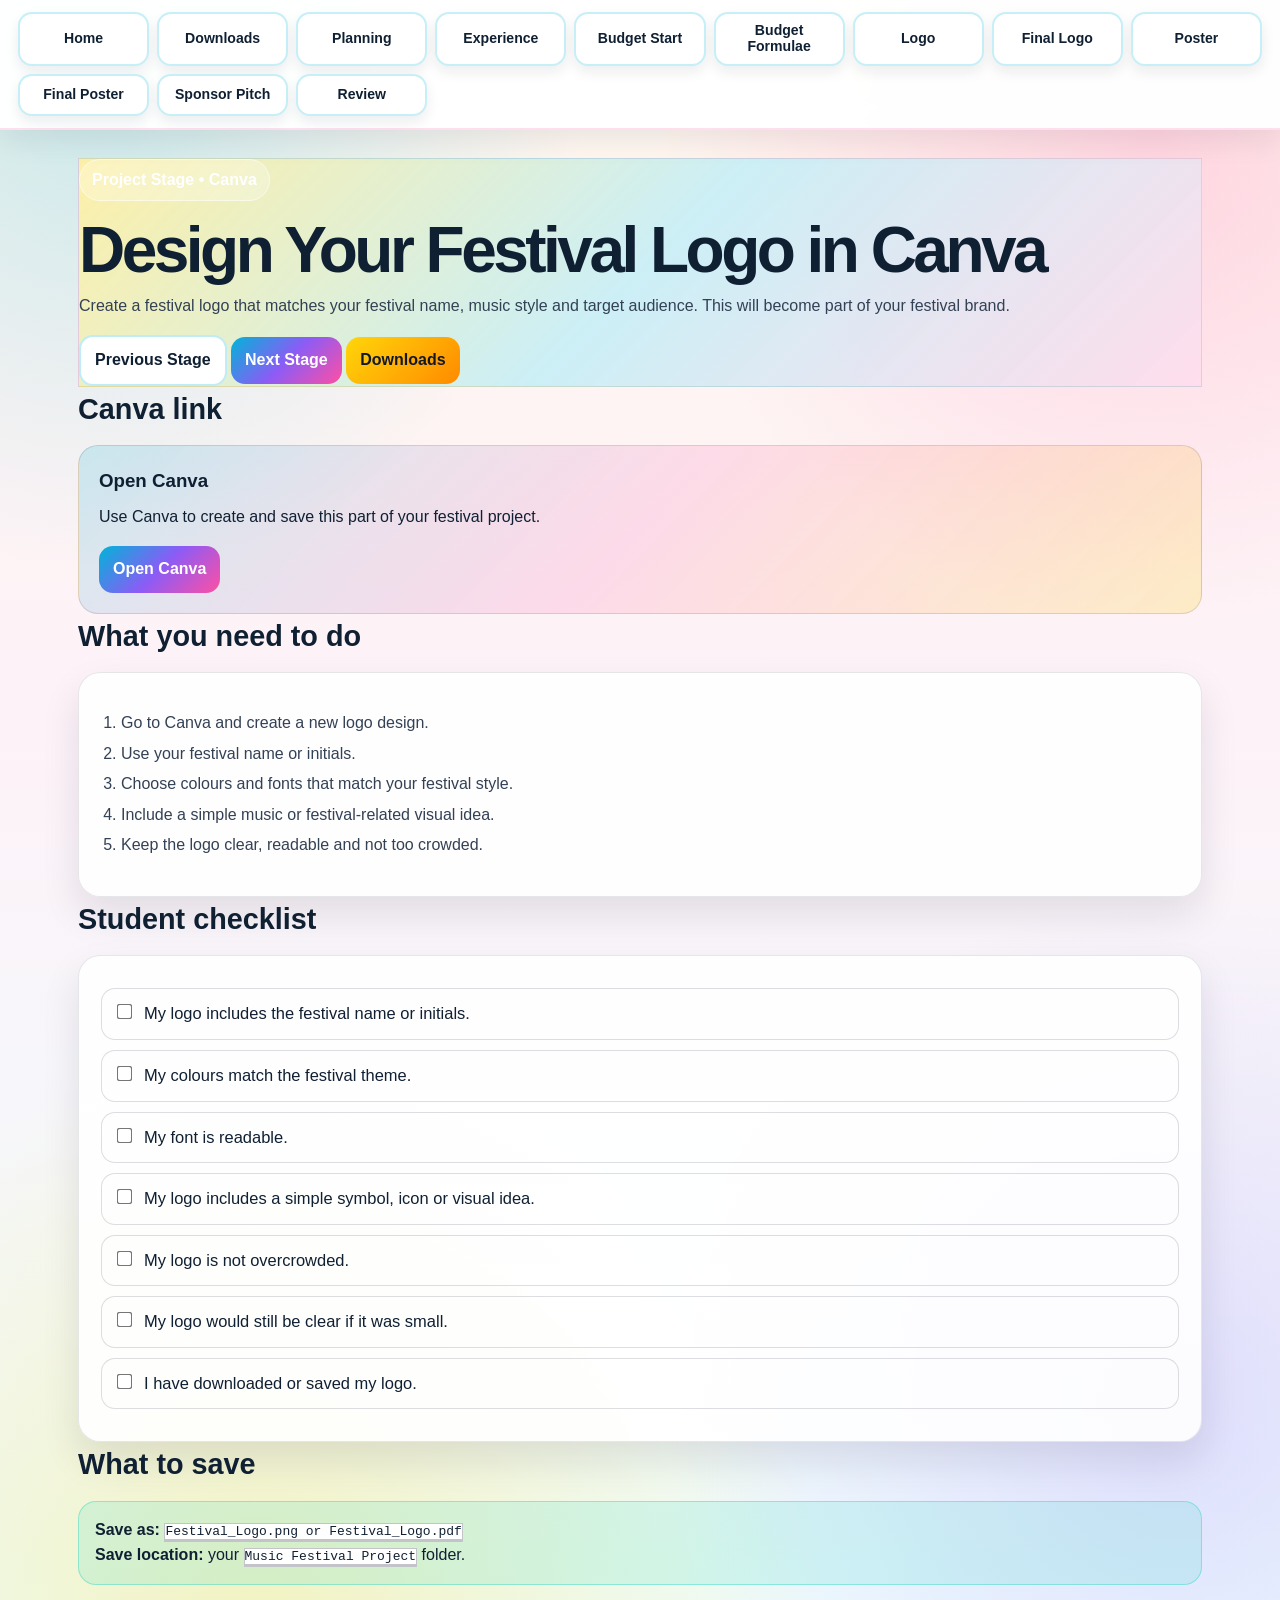
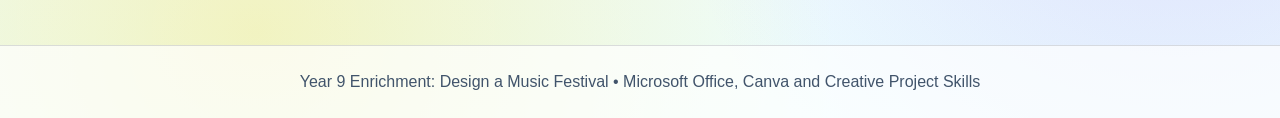
<file: logo-design.html>
<!doctype html>
<html lang="en">
<head>
<meta charset="utf-8">
<meta name="viewport" content="width=device-width, initial-scale=1">
<title>Logo Design in Canva - Music Festival Project</title>
<link rel="stylesheet" href="css/style.css">
<script src="js/script.js" defer></script>
</head>
<body data-page="logo-design.html">


<nav class="navbar">
  <div class="nav-inner">
<div class="nav-links"><a href="index.html">Home</a><a href="resources.html">Downloads</a><a href="festival-planning.html">Planning</a><a href="festival-experience.html">Experience</a><a href="budget-start.html">Budget Start</a><a href="budget-formulas.html">Budget Formulae</a><a href="logo-design.html">Logo</a><a href="logo-final.html">Final Logo</a><a href="poster-design.html">Poster</a><a href="poster-final.html">Final Poster</a><a href="sponsor-pitch.html">Sponsor Pitch</a><a href="festival-review.html">Review</a></div>
  </div>
</nav>



<main class="container">
  <section class="lesson-header">
    <span class="badge">Project Stage • Canva</span>
    <h1>Design Your Festival Logo in Canva</h1>
    <p>Create a festival logo that matches your festival name, music style and target audience. This will become part of your festival brand.</p>
    <div class="button-row">
      <a class="btn" href="budget-formulas.html">Previous Stage</a>
      <a class="btn primary" href="logo-final.html">Next Stage</a>
      <a class="btn yellow" href="resources.html">Downloads</a>
    </div>
  </section>

  
  
<section class="section-title"><span></span><h2>Canva link</h2></section>
<div class="canva-box">
  <h3>Open Canva</h3>
  <p>Use Canva to create and save this part of your festival project.</p>
  <div class="button-row">
    <a class="btn primary" href="https://www.canva.com/" target="_blank" rel="noopener">Open Canva</a>
  </div>
</div>


  <section class="section-title"><span></span><h2>What you need to do</h2></section>
  <div class="card">
    <ol><li>Go to Canva and create a new logo design.</li><li>Use your festival name or initials.</li><li>Choose colours and fonts that match your festival style.</li><li>Include a simple music or festival-related visual idea.</li><li>Keep the logo clear, readable and not too crowded.</li></ol>
  </div>

  <section class="section-title"><span></span><h2>Student checklist</h2></section>
  <div class="card checklist big-checklist" data-checklist="week05">
    <label><input type="checkbox"> <span>My logo includes the festival name or initials.</span></label><label><input type="checkbox"> <span>My colours match the festival theme.</span></label><label><input type="checkbox"> <span>My font is readable.</span></label><label><input type="checkbox"> <span>My logo includes a simple symbol, icon or visual idea.</span></label><label><input type="checkbox"> <span>My logo is not overcrowded.</span></label><label><input type="checkbox"> <span>My logo would still be clear if it was small.</span></label><label><input type="checkbox"> <span>I have downloaded or saved my logo.</span></label>
  </div>

  <section class="section-title"><span></span><h2>What to save</h2></section>
  <div class="save-box">
    <strong>Save as:</strong> <kbd>Festival_Logo.png or Festival_Logo.pdf</kbd><br>
    <strong>Save location:</strong> your <kbd>Music Festival Project</kbd> folder.
  </div>
</main>

<footer class="footer">
  Year 9 Enrichment: Design a Music Festival • Microsoft Office, Canva and Creative Project Skills
</footer>
</body>
</html>
</file>
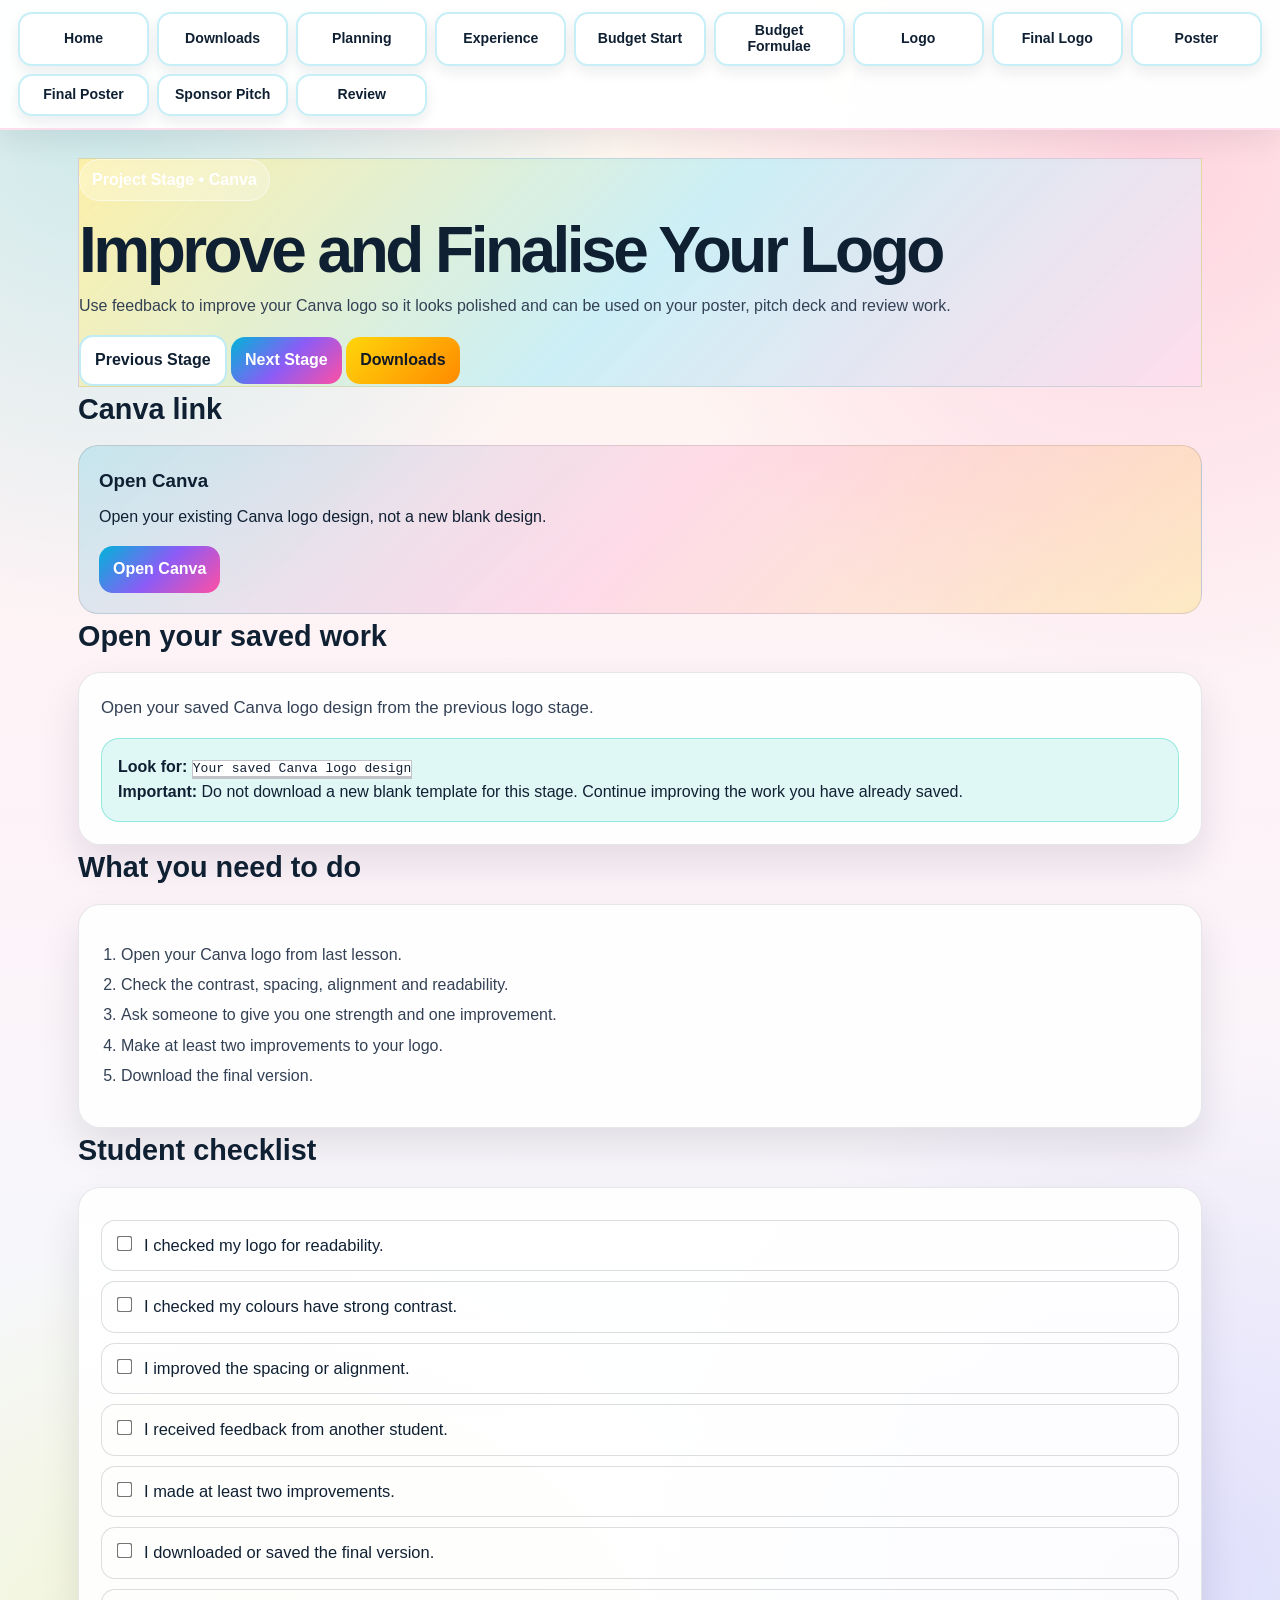
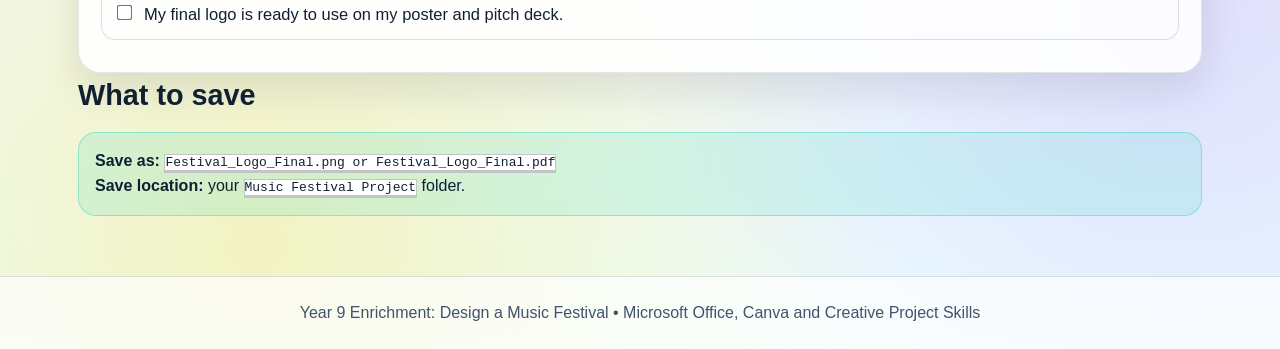
<file: logo-final.html>
<!doctype html>
<html lang="en">
<head>
<meta charset="utf-8">
<meta name="viewport" content="width=device-width, initial-scale=1">
<title>Final Logo Improvements - Music Festival Project</title>
<link rel="stylesheet" href="css/style.css">
<script src="js/script.js" defer></script>
</head>
<body data-page="logo-final.html">


<nav class="navbar">
  <div class="nav-inner">
<div class="nav-links"><a href="index.html">Home</a><a href="resources.html">Downloads</a><a href="festival-planning.html">Planning</a><a href="festival-experience.html">Experience</a><a href="budget-start.html">Budget Start</a><a href="budget-formulas.html">Budget Formulae</a><a href="logo-design.html">Logo</a><a href="logo-final.html">Final Logo</a><a href="poster-design.html">Poster</a><a href="poster-final.html">Final Poster</a><a href="sponsor-pitch.html">Sponsor Pitch</a><a href="festival-review.html">Review</a></div>
  </div>
</nav>



<main class="container">
  <section class="lesson-header">
    <span class="badge">Project Stage • Canva</span>
    <h1>Improve and Finalise Your Logo</h1>
    <p>Use feedback to improve your Canva logo so it looks polished and can be used on your poster, pitch deck and review work.</p>
    <div class="button-row">
      <a class="btn" href="logo-design.html">Previous Stage</a>
      <a class="btn primary" href="poster-design.html">Next Stage</a>
      <a class="btn yellow" href="resources.html">Downloads</a>
    </div>
  </section>

  
  
<section class="section-title"><span></span><h2>Canva link</h2></section>
<div class="canva-box">
  <h3>Open Canva</h3>
  <p>Open your existing Canva logo design, not a new blank design.</p>
  <div class="button-row">
    <a class="btn primary" href="https://www.canva.com/" target="_blank" rel="noopener">Open Canva</a>
  </div>
</div>



  <section class="section-title"><span></span><h2>Open your saved work</h2></section>
  <div class="card">
    <p class="student-brief">Open your saved Canva logo design from the previous logo stage.</p>
    <div class="save-box">
      <strong>Look for:</strong> <kbd>Your saved Canva logo design</kbd><br>
      <strong>Important:</strong> Do not download a new blank template for this stage. Continue improving the work you have already saved.
    </div>
  </div>

  <section class="section-title"><span></span><h2>What you need to do</h2></section>
  <div class="card">
    <ol><li>Open your Canva logo from last lesson.</li><li>Check the contrast, spacing, alignment and readability.</li><li>Ask someone to give you one strength and one improvement.</li><li>Make at least two improvements to your logo.</li><li>Download the final version.</li></ol>
  </div>

  <section class="section-title"><span></span><h2>Student checklist</h2></section>
  <div class="card checklist big-checklist" data-checklist="week06">
    <label><input type="checkbox"> <span>I checked my logo for readability.</span></label><label><input type="checkbox"> <span>I checked my colours have strong contrast.</span></label><label><input type="checkbox"> <span>I improved the spacing or alignment.</span></label><label><input type="checkbox"> <span>I received feedback from another student.</span></label><label><input type="checkbox"> <span>I made at least two improvements.</span></label><label><input type="checkbox"> <span>I downloaded or saved the final version.</span></label><label><input type="checkbox"> <span>My final logo is ready to use on my poster and pitch deck.</span></label>
  </div>

  <section class="section-title"><span></span><h2>What to save</h2></section>
  <div class="save-box">
    <strong>Save as:</strong> <kbd>Festival_Logo_Final.png or Festival_Logo_Final.pdf</kbd><br>
    <strong>Save location:</strong> your <kbd>Music Festival Project</kbd> folder.
  </div>
</main>

<footer class="footer">
  Year 9 Enrichment: Design a Music Festival • Microsoft Office, Canva and Creative Project Skills
</footer>
</body>
</html>
</file>
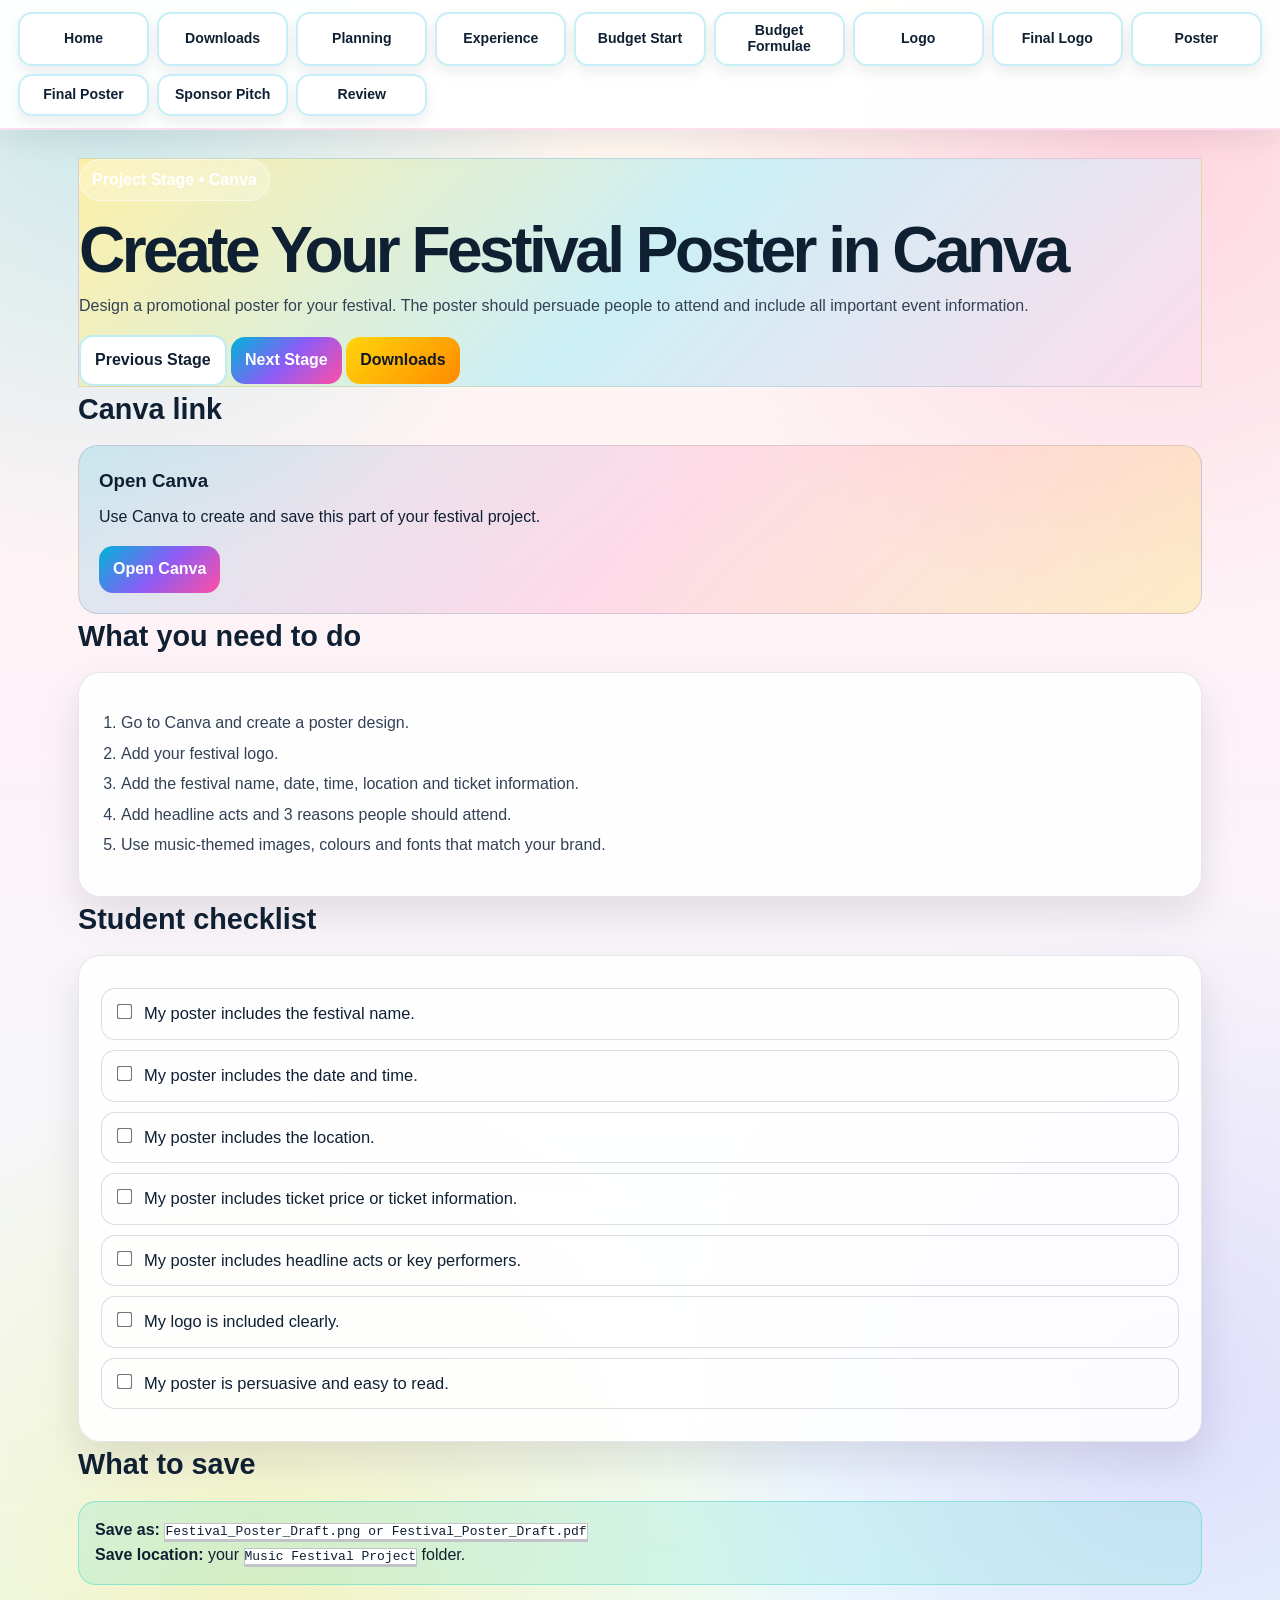
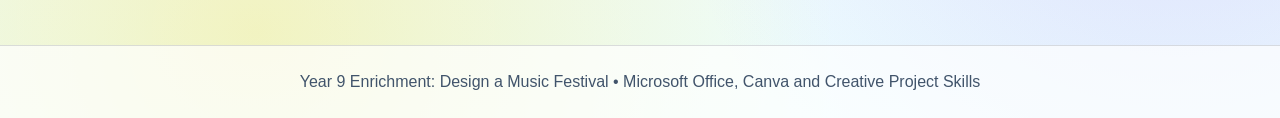
<file: poster-design.html>
<!doctype html>
<html lang="en">
<head>
<meta charset="utf-8">
<meta name="viewport" content="width=device-width, initial-scale=1">
<title>Festival Poster in Canva - Music Festival Project</title>
<link rel="stylesheet" href="css/style.css">
<script src="js/script.js" defer></script>
</head>
<body data-page="poster-design.html">


<nav class="navbar">
  <div class="nav-inner">
<div class="nav-links"><a href="index.html">Home</a><a href="resources.html">Downloads</a><a href="festival-planning.html">Planning</a><a href="festival-experience.html">Experience</a><a href="budget-start.html">Budget Start</a><a href="budget-formulas.html">Budget Formulae</a><a href="logo-design.html">Logo</a><a href="logo-final.html">Final Logo</a><a href="poster-design.html">Poster</a><a href="poster-final.html">Final Poster</a><a href="sponsor-pitch.html">Sponsor Pitch</a><a href="festival-review.html">Review</a></div>
  </div>
</nav>



<main class="container">
  <section class="lesson-header">
    <span class="badge">Project Stage • Canva</span>
    <h1>Create Your Festival Poster in Canva</h1>
    <p>Design a promotional poster for your festival. The poster should persuade people to attend and include all important event information.</p>
    <div class="button-row">
      <a class="btn" href="logo-final.html">Previous Stage</a>
      <a class="btn primary" href="poster-final.html">Next Stage</a>
      <a class="btn yellow" href="resources.html">Downloads</a>
    </div>
  </section>

  
  
<section class="section-title"><span></span><h2>Canva link</h2></section>
<div class="canva-box">
  <h3>Open Canva</h3>
  <p>Use Canva to create and save this part of your festival project.</p>
  <div class="button-row">
    <a class="btn primary" href="https://www.canva.com/" target="_blank" rel="noopener">Open Canva</a>
  </div>
</div>


  <section class="section-title"><span></span><h2>What you need to do</h2></section>
  <div class="card">
    <ol><li>Go to Canva and create a poster design.</li><li>Add your festival logo.</li><li>Add the festival name, date, time, location and ticket information.</li><li>Add headline acts and 3 reasons people should attend.</li><li>Use music-themed images, colours and fonts that match your brand.</li></ol>
  </div>

  <section class="section-title"><span></span><h2>Student checklist</h2></section>
  <div class="card checklist big-checklist" data-checklist="week07">
    <label><input type="checkbox"> <span>My poster includes the festival name.</span></label><label><input type="checkbox"> <span>My poster includes the date and time.</span></label><label><input type="checkbox"> <span>My poster includes the location.</span></label><label><input type="checkbox"> <span>My poster includes ticket price or ticket information.</span></label><label><input type="checkbox"> <span>My poster includes headline acts or key performers.</span></label><label><input type="checkbox"> <span>My logo is included clearly.</span></label><label><input type="checkbox"> <span>My poster is persuasive and easy to read.</span></label>
  </div>

  <section class="section-title"><span></span><h2>What to save</h2></section>
  <div class="save-box">
    <strong>Save as:</strong> <kbd>Festival_Poster_Draft.png or Festival_Poster_Draft.pdf</kbd><br>
    <strong>Save location:</strong> your <kbd>Music Festival Project</kbd> folder.
  </div>
</main>

<footer class="footer">
  Year 9 Enrichment: Design a Music Festival • Microsoft Office, Canva and Creative Project Skills
</footer>
</body>
</html>
</file>
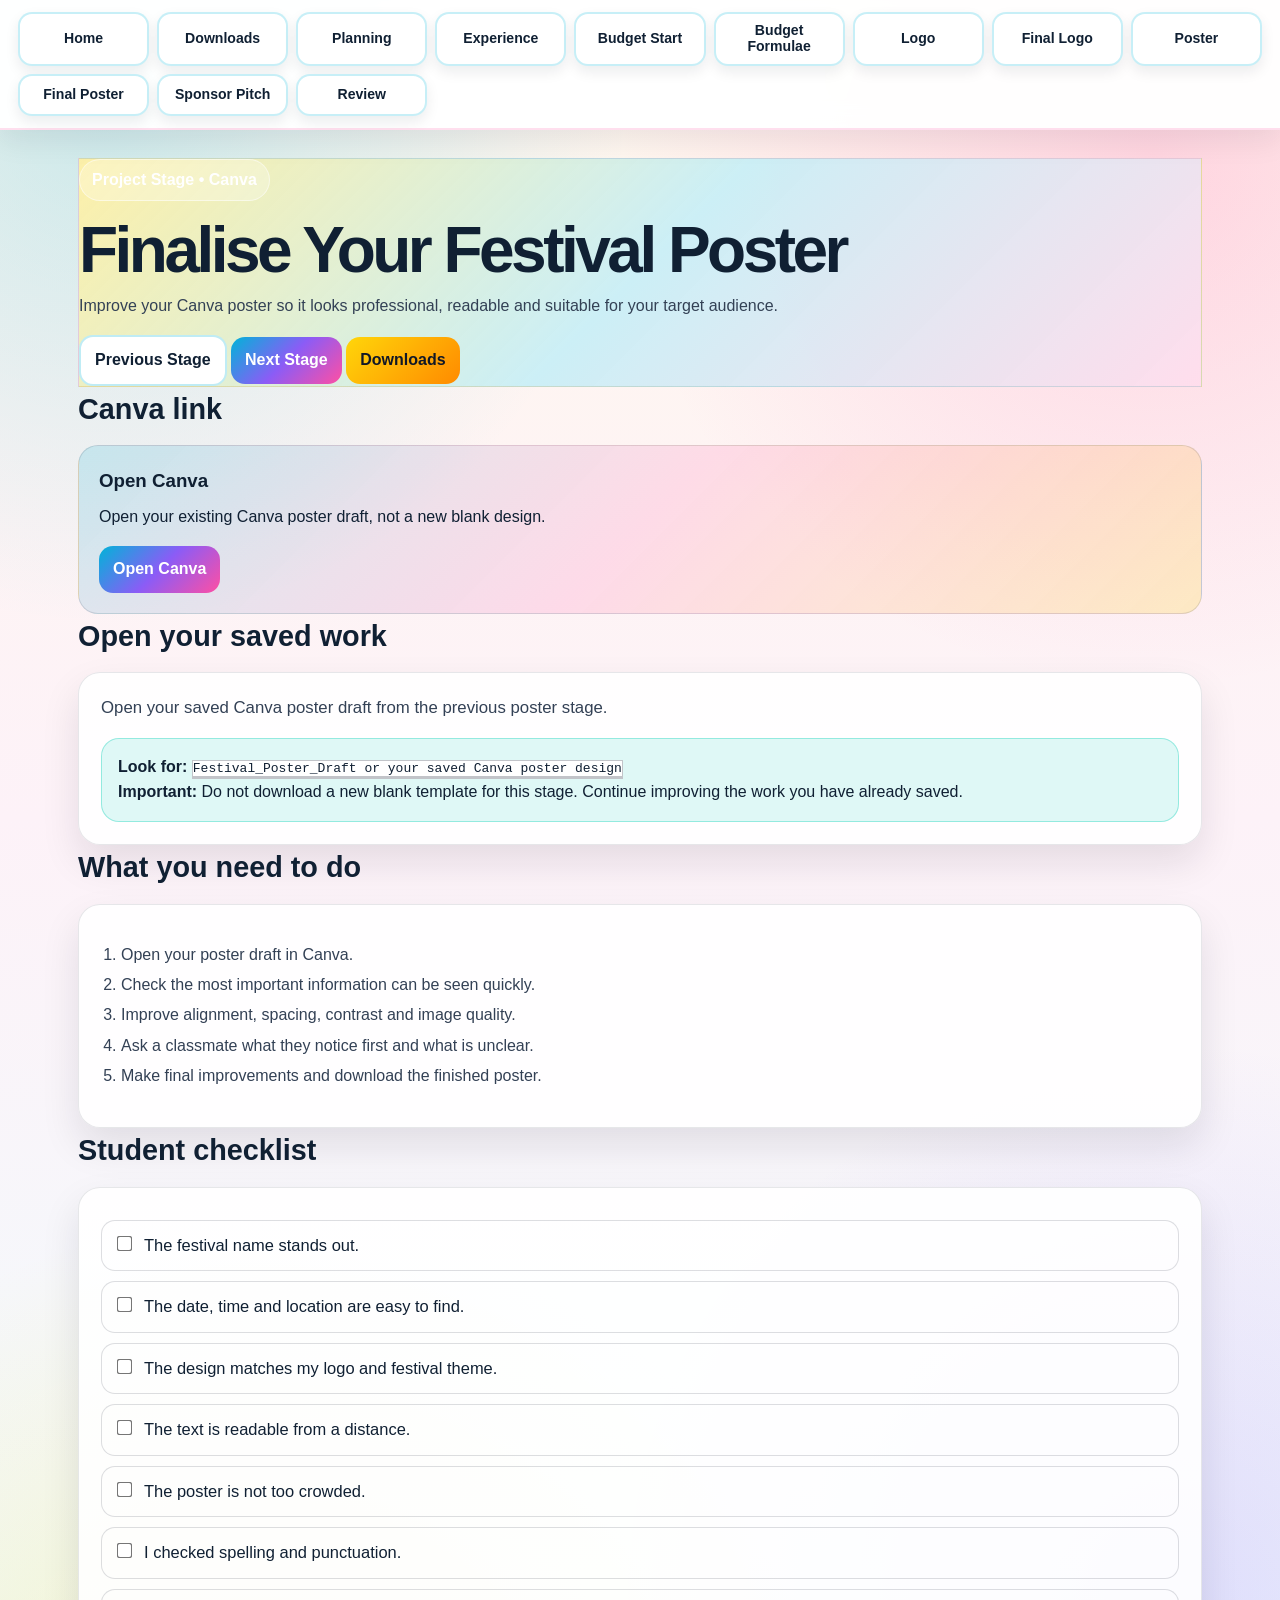
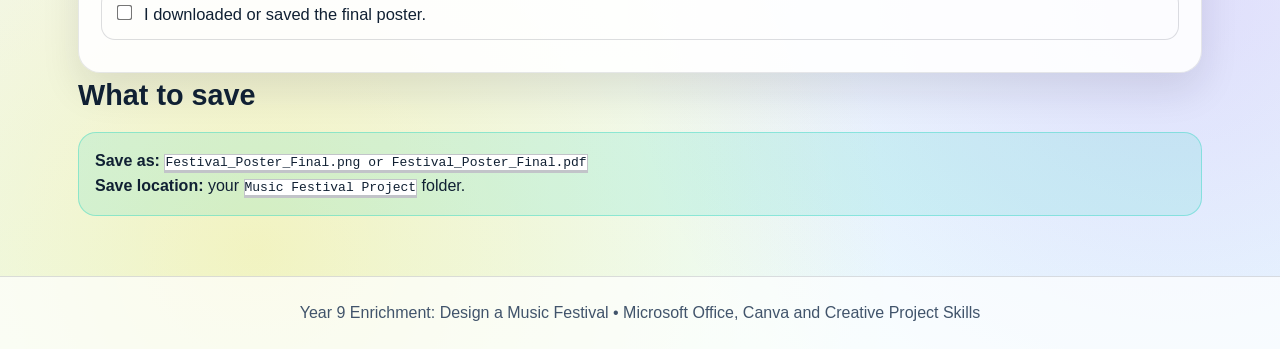
<file: poster-final.html>
<!doctype html>
<html lang="en">
<head>
<meta charset="utf-8">
<meta name="viewport" content="width=device-width, initial-scale=1">
<title>Final Poster Improvements - Music Festival Project</title>
<link rel="stylesheet" href="css/style.css">
<script src="js/script.js" defer></script>
</head>
<body data-page="poster-final.html">


<nav class="navbar">
  <div class="nav-inner">
<div class="nav-links"><a href="index.html">Home</a><a href="resources.html">Downloads</a><a href="festival-planning.html">Planning</a><a href="festival-experience.html">Experience</a><a href="budget-start.html">Budget Start</a><a href="budget-formulas.html">Budget Formulae</a><a href="logo-design.html">Logo</a><a href="logo-final.html">Final Logo</a><a href="poster-design.html">Poster</a><a href="poster-final.html">Final Poster</a><a href="sponsor-pitch.html">Sponsor Pitch</a><a href="festival-review.html">Review</a></div>
  </div>
</nav>



<main class="container">
  <section class="lesson-header">
    <span class="badge">Project Stage • Canva</span>
    <h1>Finalise Your Festival Poster</h1>
    <p>Improve your Canva poster so it looks professional, readable and suitable for your target audience.</p>
    <div class="button-row">
      <a class="btn" href="poster-design.html">Previous Stage</a>
      <a class="btn primary" href="sponsor-pitch.html">Next Stage</a>
      <a class="btn yellow" href="resources.html">Downloads</a>
    </div>
  </section>

  
  
<section class="section-title"><span></span><h2>Canva link</h2></section>
<div class="canva-box">
  <h3>Open Canva</h3>
  <p>Open your existing Canva poster draft, not a new blank design.</p>
  <div class="button-row">
    <a class="btn primary" href="https://www.canva.com/" target="_blank" rel="noopener">Open Canva</a>
  </div>
</div>



  <section class="section-title"><span></span><h2>Open your saved work</h2></section>
  <div class="card">
    <p class="student-brief">Open your saved Canva poster draft from the previous poster stage.</p>
    <div class="save-box">
      <strong>Look for:</strong> <kbd>Festival_Poster_Draft or your saved Canva poster design</kbd><br>
      <strong>Important:</strong> Do not download a new blank template for this stage. Continue improving the work you have already saved.
    </div>
  </div>

  <section class="section-title"><span></span><h2>What you need to do</h2></section>
  <div class="card">
    <ol><li>Open your poster draft in Canva.</li><li>Check the most important information can be seen quickly.</li><li>Improve alignment, spacing, contrast and image quality.</li><li>Ask a classmate what they notice first and what is unclear.</li><li>Make final improvements and download the finished poster.</li></ol>
  </div>

  <section class="section-title"><span></span><h2>Student checklist</h2></section>
  <div class="card checklist big-checklist" data-checklist="week08">
    <label><input type="checkbox"> <span>The festival name stands out.</span></label><label><input type="checkbox"> <span>The date, time and location are easy to find.</span></label><label><input type="checkbox"> <span>The design matches my logo and festival theme.</span></label><label><input type="checkbox"> <span>The text is readable from a distance.</span></label><label><input type="checkbox"> <span>The poster is not too crowded.</span></label><label><input type="checkbox"> <span>I checked spelling and punctuation.</span></label><label><input type="checkbox"> <span>I downloaded or saved the final poster.</span></label>
  </div>

  <section class="section-title"><span></span><h2>What to save</h2></section>
  <div class="save-box">
    <strong>Save as:</strong> <kbd>Festival_Poster_Final.png or Festival_Poster_Final.pdf</kbd><br>
    <strong>Save location:</strong> your <kbd>Music Festival Project</kbd> folder.
  </div>
</main>

<footer class="footer">
  Year 9 Enrichment: Design a Music Festival • Microsoft Office, Canva and Creative Project Skills
</footer>
</body>
</html>
</file>
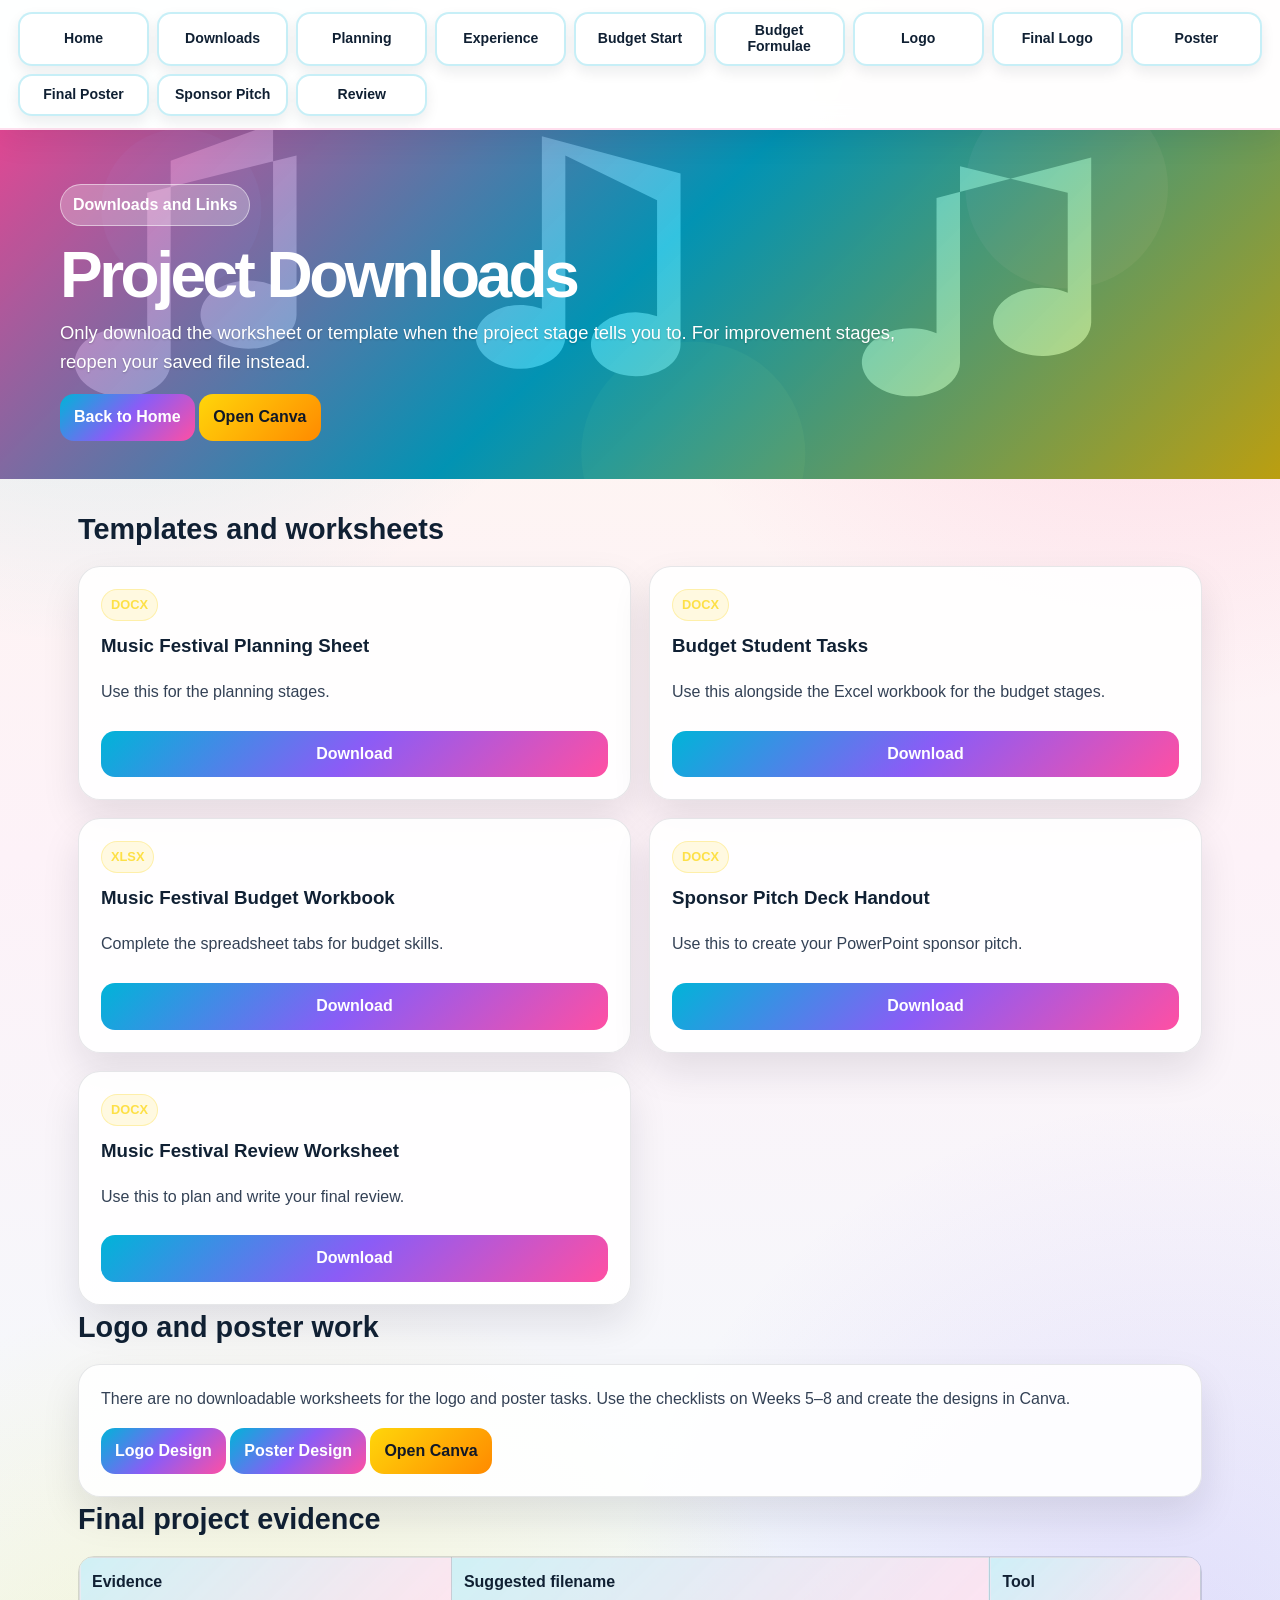
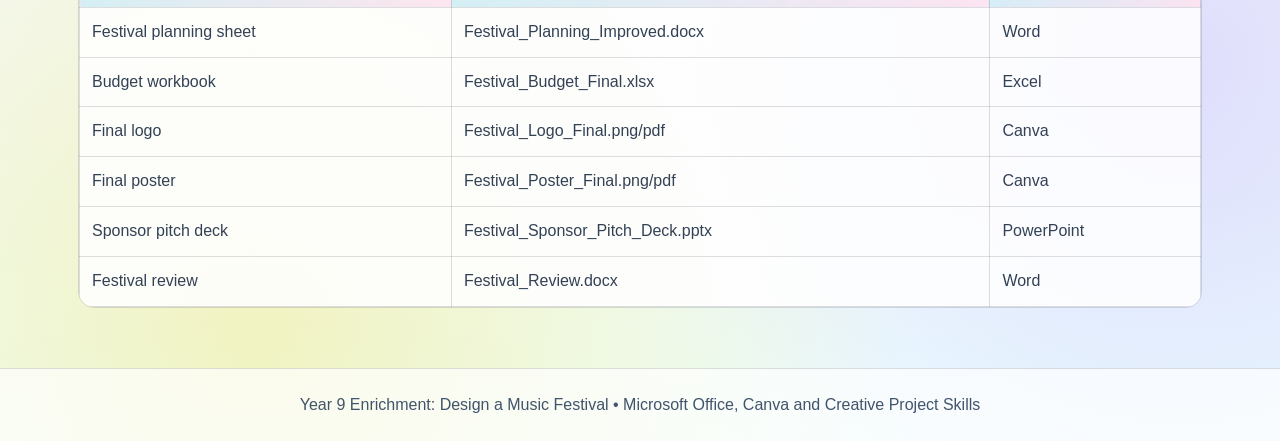
<file: resources.html>
<!doctype html>
<html lang="en">
<head>
<meta charset="utf-8">
<meta name="viewport" content="width=device-width, initial-scale=1">
<title>Project Downloads</title>
<link rel="stylesheet" href="css/style.css">
<script src="js/script.js" defer></script>
</head>
<body data-page="resources.html">


<nav class="navbar">
  <div class="nav-inner">
<div class="nav-links"><a href="index.html">Home</a><a href="resources.html">Downloads</a><a href="festival-planning.html">Planning</a><a href="festival-experience.html">Experience</a><a href="budget-start.html">Budget Start</a><a href="budget-formulas.html">Budget Formulae</a><a href="logo-design.html">Logo</a><a href="logo-final.html">Final Logo</a><a href="poster-design.html">Poster</a><a href="poster-final.html">Final Poster</a><a href="sponsor-pitch.html">Sponsor Pitch</a><a href="festival-review.html">Review</a></div>
  </div>
</nav>



<header class="hero">
  <div class="hero-inner">
    <span class="badge">Downloads and Links</span>
    <h1>Project Downloads</h1>
    <p>Only download the worksheet or template when the project stage tells you to. For improvement stages, reopen your saved file instead.</p>
    <div class="button-row">
      <a class="btn primary" href="index.html">Back to Home</a>
      <a class="btn yellow" href="https://www.canva.com/" target="_blank" rel="noopener">Open Canva</a>
    </div>
  </div>
</header>
<main class="container">
  <section class="section-title"><span></span><h2>Templates and worksheets</h2></section>
  <div class="grid grid-2">
<div class="card download-card">
  <span class="filetype">DOCX</span>
  <h3>Music Festival Planning Sheet</h3>
  <p>Use this for the planning stages.</p>
  <a class="btn primary" href="templates/01_Music_Festival_Planning_Sheet.docx" download>Download</a>
</div>

<div class="card download-card">
  <span class="filetype">DOCX</span>
  <h3>Budget Student Tasks</h3>
  <p>Use this alongside the Excel workbook for the budget stages.</p>
  <a class="btn primary" href="templates/02_Budget_Student_Tasks.docx" download>Download</a>
</div>

<div class="card download-card">
  <span class="filetype">XLSX</span>
  <h3>Music Festival Budget Workbook</h3>
  <p>Complete the spreadsheet tabs for budget skills.</p>
  <a class="btn primary" href="templates/03_Music_Festival_Budget_Workbook.xlsx" download>Download</a>
</div>

<div class="card download-card">
  <span class="filetype">DOCX</span>
  <h3>Sponsor Pitch Deck Handout</h3>
  <p>Use this to create your PowerPoint sponsor pitch.</p>
  <a class="btn primary" href="templates/04_Sponsor_Pitch_Deck_Handout.docx" download>Download</a>
</div>

<div class="card download-card">
  <span class="filetype">DOCX</span>
  <h3>Music Festival Review Worksheet</h3>
  <p>Use this to plan and write your final review.</p>
  <a class="btn primary" href="templates/05_Music_Festival_Review_Worksheet.docx" download>Download</a>
</div>
</div>

  <section class="section-title"><span></span><h2>Logo and poster work</h2></section>
  <div class="card">
    <p>There are no downloadable worksheets for the logo and poster tasks. Use the checklists on Weeks 5–8 and create the designs in Canva.</p>
    <div class="button-row">
      <a class="btn primary" href="logo-design.html">Logo Design</a>
      <a class="btn primary" href="poster-design.html">Poster Design</a>
      <a class="btn yellow" href="https://www.canva.com/" target="_blank" rel="noopener">Open Canva</a>
    </div>
  </div>

  <section class="section-title"><span></span><h2>Final project evidence</h2></section>
  <div class="table-wrap">
    <table>
      <thead><tr><th>Evidence</th><th>Suggested filename</th><th>Tool</th></tr></thead>
      <tbody>
        <tr><td>Festival planning sheet</td><td>Festival_Planning_Improved.docx</td><td>Word</td></tr>
        <tr><td>Budget workbook</td><td>Festival_Budget_Final.xlsx</td><td>Excel</td></tr>
        <tr><td>Final logo</td><td>Festival_Logo_Final.png/pdf</td><td>Canva</td></tr>
        <tr><td>Final poster</td><td>Festival_Poster_Final.png/pdf</td><td>Canva</td></tr>
        <tr><td>Sponsor pitch deck</td><td>Festival_Sponsor_Pitch_Deck.pptx</td><td>PowerPoint</td></tr>
        <tr><td>Festival review</td><td>Festival_Review.docx</td><td>Word</td></tr>
      </tbody>
    </table>
  </div>
</main>

<footer class="footer">
  Year 9 Enrichment: Design a Music Festival • Microsoft Office, Canva and Creative Project Skills
</footer>
</body>
</html>
</file>
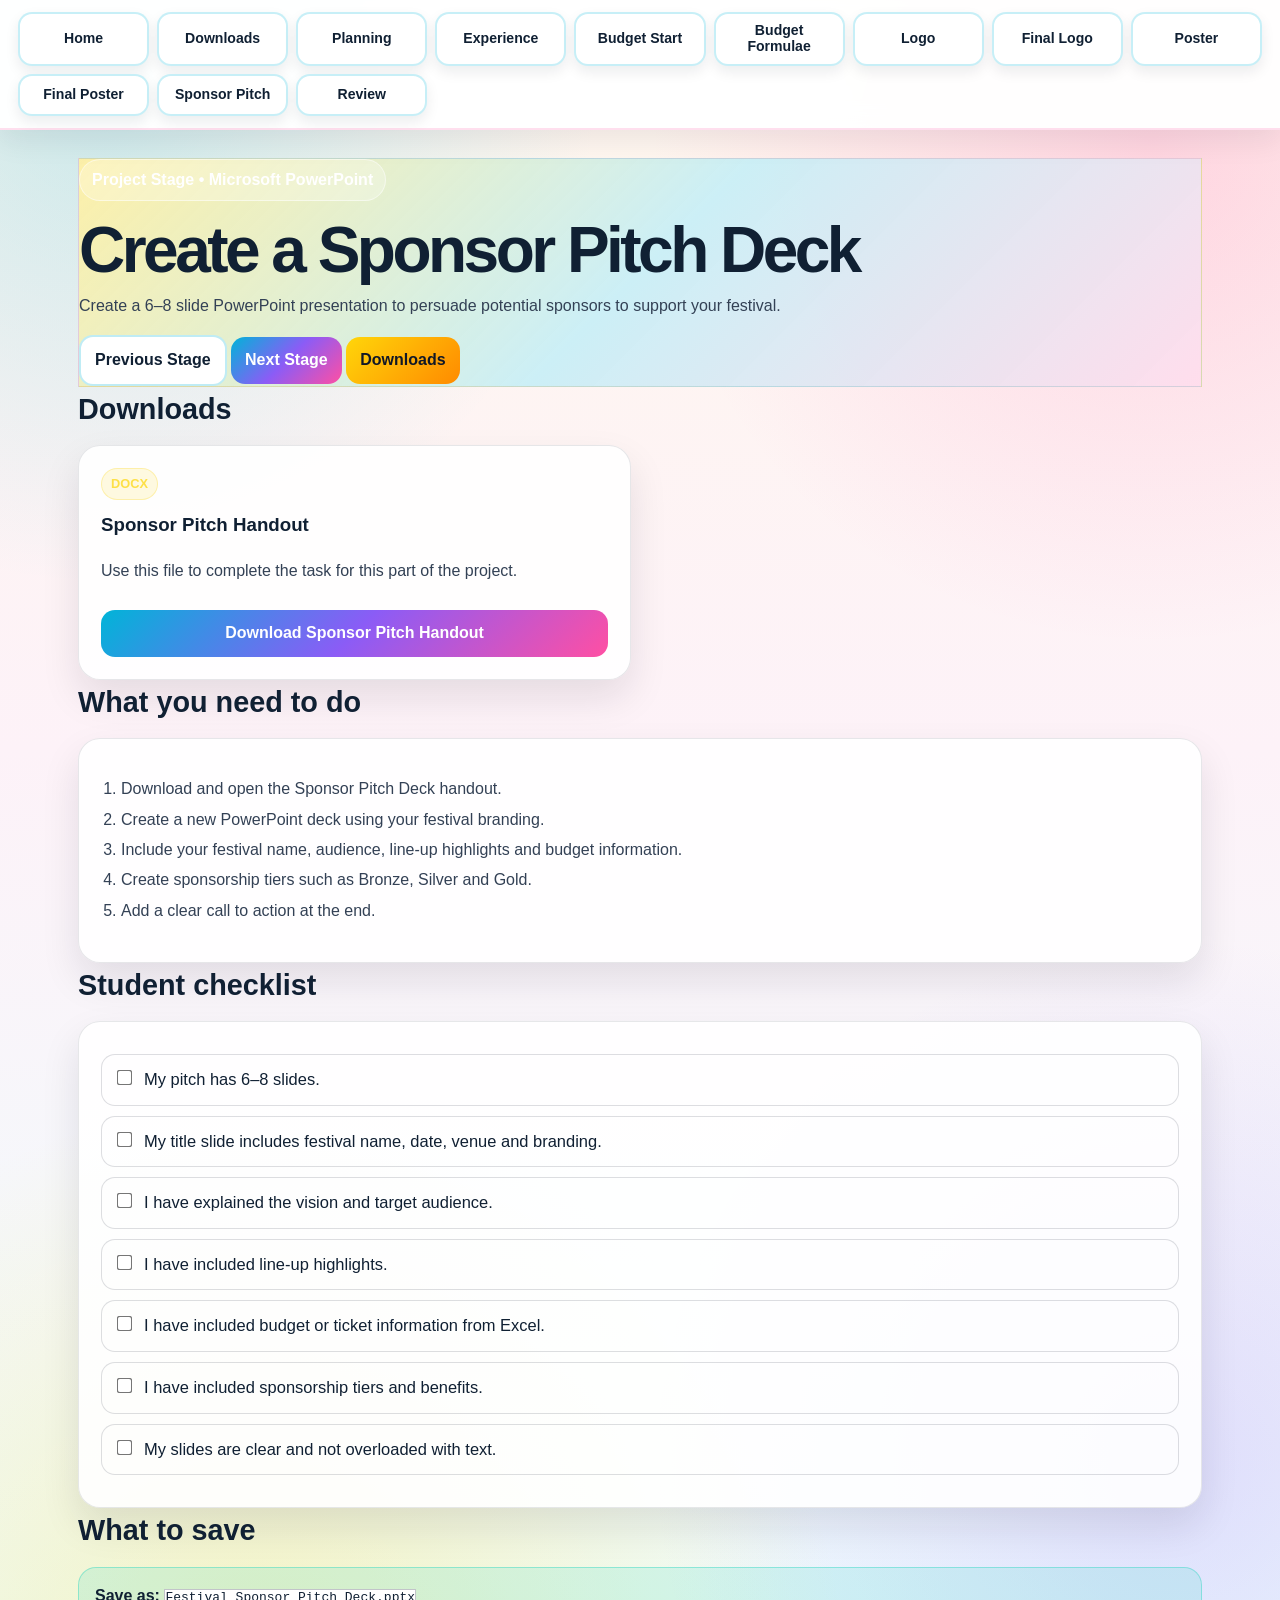
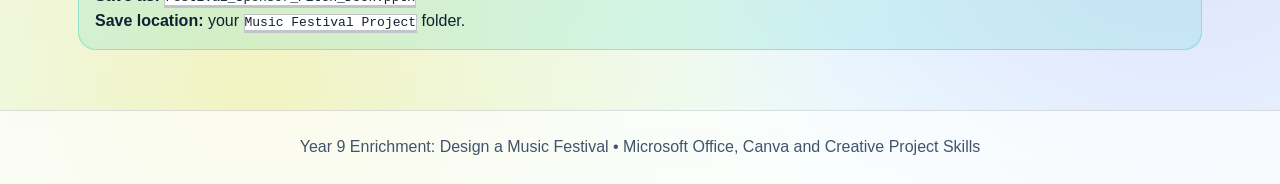
<file: sponsor-pitch.html>
<!doctype html>
<html lang="en">
<head>
<meta charset="utf-8">
<meta name="viewport" content="width=device-width, initial-scale=1">
<title>Sponsor Pitch Deck - Music Festival Project</title>
<link rel="stylesheet" href="css/style.css">
<script src="js/script.js" defer></script>
</head>
<body data-page="sponsor-pitch.html">


<nav class="navbar">
  <div class="nav-inner">
<div class="nav-links"><a href="index.html">Home</a><a href="resources.html">Downloads</a><a href="festival-planning.html">Planning</a><a href="festival-experience.html">Experience</a><a href="budget-start.html">Budget Start</a><a href="budget-formulas.html">Budget Formulae</a><a href="logo-design.html">Logo</a><a href="logo-final.html">Final Logo</a><a href="poster-design.html">Poster</a><a href="poster-final.html">Final Poster</a><a href="sponsor-pitch.html">Sponsor Pitch</a><a href="festival-review.html">Review</a></div>
  </div>
</nav>



<main class="container">
  <section class="lesson-header">
    <span class="badge">Project Stage • Microsoft PowerPoint</span>
    <h1>Create a Sponsor Pitch Deck</h1>
    <p>Create a 6–8 slide PowerPoint presentation to persuade potential sponsors to support your festival.</p>
    <div class="button-row">
      <a class="btn" href="poster-final.html">Previous Stage</a>
      <a class="btn primary" href="festival-review.html">Next Stage</a>
      <a class="btn yellow" href="resources.html">Downloads</a>
    </div>
  </section>

  
<section class="section-title"><span></span><h2>Downloads</h2></section>
<div class="grid grid-2">
<div class="card download-card">
  <span class="filetype">DOCX</span>
  <h3>Sponsor Pitch Handout</h3>
  <p>Use this file to complete the task for this part of the project.</p>
  <a class="btn primary" href="templates/04_Sponsor_Pitch_Deck_Handout.docx" download>Download Sponsor Pitch Handout</a>
</div>
</div>

  

  <section class="section-title"><span></span><h2>What you need to do</h2></section>
  <div class="card">
    <ol><li>Download and open the Sponsor Pitch Deck handout.</li><li>Create a new PowerPoint deck using your festival branding.</li><li>Include your festival name, audience, line-up highlights and budget information.</li><li>Create sponsorship tiers such as Bronze, Silver and Gold.</li><li>Add a clear call to action at the end.</li></ol>
  </div>

  <section class="section-title"><span></span><h2>Student checklist</h2></section>
  <div class="card checklist big-checklist" data-checklist="week09">
    <label><input type="checkbox"> <span>My pitch has 6–8 slides.</span></label><label><input type="checkbox"> <span>My title slide includes festival name, date, venue and branding.</span></label><label><input type="checkbox"> <span>I have explained the vision and target audience.</span></label><label><input type="checkbox"> <span>I have included line-up highlights.</span></label><label><input type="checkbox"> <span>I have included budget or ticket information from Excel.</span></label><label><input type="checkbox"> <span>I have included sponsorship tiers and benefits.</span></label><label><input type="checkbox"> <span>My slides are clear and not overloaded with text.</span></label>
  </div>

  <section class="section-title"><span></span><h2>What to save</h2></section>
  <div class="save-box">
    <strong>Save as:</strong> <kbd>Festival_Sponsor_Pitch_Deck.pptx</kbd><br>
    <strong>Save location:</strong> your <kbd>Music Festival Project</kbd> folder.
  </div>
</main>

<footer class="footer">
  Year 9 Enrichment: Design a Music Festival • Microsoft Office, Canva and Creative Project Skills
</footer>
</body>
</html>
</file>
<file: css/style.css>
:root{
  --bg:#0b1020; --card:#131b35; --card2:#192447; --text:#f8fafc; --muted:#cbd5e1;
  --cyan:#38bdf8; --pink:#f472b6; --yellow:#fde047; --green:#34d399; --line:rgba(255,255,255,.16);
}
*{box-sizing:border-box}
body{
  margin:0;font-family:"Segoe UI",Arial,sans-serif;color:var(--text);
  background:radial-gradient(circle at 10% 5%,rgba(56,189,248,.20),transparent 30%),
             radial-gradient(circle at 90% 0%,rgba(244,114,182,.22),transparent 28%),
             radial-gradient(circle at 50% 100%,rgba(253,224,71,.10),transparent 40%), var(--bg);
  line-height:1.55;
}
a{color:inherit}
.hero{
  padding:54px 22px 38px;border-bottom:1px solid var(--line);
  background:linear-gradient(135deg,rgba(15,23,42,.88),rgba(30,41,59,.56)),url("../assets/music_notes.svg") center/cover no-repeat;
}
.hero-inner,.container,.nav-inner{max-width:1160px;margin:0 auto}
.badge{display:inline-block;background:rgba(255,255,255,.12);border:1px solid var(--line);border-radius:999px;padding:8px 12px;font-weight:800}
h1{font-size:clamp(2.2rem,5vw,4.6rem);line-height:.98;margin:18px 0 12px;letter-spacing:-.055em}
h2{font-size:1.8rem;margin:0 0 14px}
h3{margin:0 0 10px}
p{margin-top:0}
.hero p{max-width:850px;font-size:1.15rem;color:#e2e8f0}
.navbar{position:sticky;top:0;z-index:10;background:rgba(11,16,32,.92);backdrop-filter:blur(12px);border-bottom:1px solid var(--line)}
.nav-inner{display:flex;align-items:center;gap:12px;padding:10px 18px}
.logo{font-weight:900;letter-spacing:-.04em;white-space:nowrap}
.links{display:flex;gap:7px;flex-wrap:wrap;margin-left:auto}
.links a{text-decoration:none;color:var(--muted);border-radius:999px;padding:7px 9px;font-size:.92rem}
.links a:hover,.links a.active{background:rgba(255,255,255,.11);color:#fff}
.container{padding:28px 18px 60px}
.grid{display:grid;gap:18px}.grid-2{grid-template-columns:repeat(2,minmax(0,1fr))}.grid-3{grid-template-columns:repeat(3,minmax(0,1fr))}
.card{
  background:linear-gradient(180deg,rgba(255,255,255,.08),rgba(255,255,255,.04));
  border:1px solid var(--line);border-radius:22px;padding:22px;box-shadow:0 18px 46px rgba(0,0,0,.22)
}
.card img{width:100%;border-radius:18px;border:1px solid var(--line);background:#111827}
.week-card{display:flex;flex-direction:column;text-decoration:none;min-height:238px;position:relative;overflow:hidden}
.week-card::after{content:"";position:absolute;right:-65px;top:-65px;width:160px;height:160px;border-radius:50%;background:linear-gradient(135deg,rgba(56,189,248,.25),rgba(244,114,182,.25))}
.week-num{display:inline-block;background:var(--yellow);color:#111827;font-weight:900;border-radius:999px;padding:6px 10px;width:max-content}
.week-card h3{font-size:1.32rem;margin:10px 0}.week-card p{color:var(--muted)}
.tags{display:flex;gap:7px;flex-wrap:wrap;margin-top:auto}.tag{border:1px solid var(--line);border-radius:999px;padding:5px 8px;background:rgba(255,255,255,.06);font-size:.8rem;color:#e2e8f0}
.btns{display:flex;flex-wrap:wrap;gap:10px;margin-top:18px}
.btn{display:inline-flex;align-items:center;justify-content:center;border-radius:14px;padding:11px 14px;text-decoration:none;font-weight:900;border:1px solid var(--line);background:rgba(255,255,255,.08)}
.btn.primary{background:linear-gradient(135deg,var(--cyan),var(--pink));border:0;color:#fff}.btn.yellow{background:var(--yellow);color:#111827;border:0}.btn.green{background:var(--green);color:#062015;border:0}
.lesson-head{border:1px solid var(--line);border-radius:28px;padding:30px;background:linear-gradient(135deg,rgba(56,189,248,.16),rgba(244,114,182,.16)),rgba(255,255,255,.05);margin-bottom:22px}
.meta{display:flex;gap:8px;flex-wrap:wrap;margin-top:12px}.meta span{border:1px solid var(--line);background:rgba(255,255,255,.08);border-radius:999px;padding:7px 10px;color:#e2e8f0}
.section{display:flex;align-items:center;gap:12px;margin:32px 0 16px}.section span{width:17px;height:17px;border-radius:50%;background:linear-gradient(135deg,var(--cyan),var(--pink),var(--yellow))}
ul,ol{padding-left:1.25rem}li{margin:.35rem 0}
.checklist label{display:flex;gap:10px;align-items:flex-start;margin:10px 0;padding:12px;border:1px solid var(--line);border-radius:14px;background:rgba(255,255,255,.045)}
input[type=checkbox]{transform:scale(1.18);margin-top:4px}
.callout{border-left:6px solid var(--cyan);border-radius:14px;background:rgba(56,189,248,.10);padding:14px 16px;margin:14px 0}
.callout.yellow{border-left-color:var(--yellow);background:rgba(253,224,71,.10)}.callout.pink{border-left-color:var(--pink);background:rgba(244,114,182,.10)}.callout.green{border-left-color:var(--green);background:rgba(52,211,153,.10)}
.table-wrap{overflow:auto;border:1px solid var(--line);border-radius:16px}table{border-collapse:collapse;width:100%;min-width:760px;background:rgba(255,255,255,.04)}th,td{border:1px solid var(--line);padding:12px;text-align:left;vertical-align:top}th{background:rgba(255,255,255,.09)}
.footer{border-top:1px solid var(--line);padding:24px 18px;text-align:center;color:var(--muted)}
@media(max-width:880px){.grid-2,.grid-3{grid-template-columns:1fr}.nav-inner{flex-direction:column;align-items:flex-start}.links{margin-left:0}}


.download-card{
  display:flex;
  flex-direction:column;
  gap:10px;
}
.download-card .filetype{
  width:max-content;
  padding:5px 9px;
  border-radius:999px;
  background:rgba(253,224,71,.16);
  color:#fde047;
  border:1px solid rgba(253,224,71,.35);
  font-weight:900;
  font-size:.8rem;
}
.student-brief{
  font-size:1.05rem;
  color:#e2e8f0;
}
.big-checklist label{
  font-size:1.03rem;
}
.save-box{
  background:rgba(52,211,153,.11);
  border:1px solid rgba(52,211,153,.35);
  border-radius:18px;
  padding:16px;
}
.canva-box{
  background:linear-gradient(135deg,rgba(56,189,248,.16),rgba(244,114,182,.16));
  border:1px solid rgba(255,255,255,.22);
  border-radius:20px;
  padding:20px;
}


/* Stronger student navigation buttons */
.nav-links a{
  text-decoration:none;
  padding:10px 14px;
  border-radius:14px;
  color:#ffffff;
  font-size:.94rem;
  font-weight:800;
  background:rgba(255,255,255,.10);
  border:1px solid rgba(255,255,255,.22);
  box-shadow:0 8px 18px rgba(0,0,0,.16);
  transition:transform .12s ease, background .12s ease, border-color .12s ease;
}
.nav-links a:hover,
.nav-links a.active{
  background:linear-gradient(135deg, rgba(56,189,248,.85), rgba(244,114,182,.85));
  border-color:rgba(255,255,255,.45);
  color:#fff;
  transform:translateY(-1px);
}
.logo-mark{
  background:rgba(253,224,71,.14);
  border:1px solid rgba(253,224,71,.35);
  padding:9px 12px;
  border-radius:14px;
}


/* FINAL THEME OVERRIDE: brighter festival theme and non-overlapping navigation */
:root{
  --bg:#fff7ed;
  --panel:#ffffff;
  --panel2:#fff1f2;
  --text:#102033;
  --muted:#41546b;
  --cyan:#00b4d8;
  --pink:#ff4fa3;
  --yellow:#ffd60a;
  --green:#2dd4bf;
  --orange:#ff8a00;
  --purple:#8b5cf6;
  --danger:#ff4d6d;
  --line:rgba(15,23,42,.14);
}

body{
  color:var(--text);
  background:
    radial-gradient(circle at 8% 5%, rgba(0,180,216,.20), transparent 24%),
    radial-gradient(circle at 90% 8%, rgba(255,79,163,.20), transparent 25%),
    radial-gradient(circle at 20% 95%, rgba(255,214,10,.25), transparent 30%),
    radial-gradient(circle at 92% 82%, rgba(139,92,246,.18), transparent 28%),
    linear-gradient(180deg,#fff7ed 0%, #fdf2f8 42%, #ecfeff 100%);
}

.hero{
  background:
    linear-gradient(135deg, rgba(255,79,163,.88), rgba(0,180,216,.80) 48%, rgba(255,214,10,.72)),
    url("../assets/music_notes.svg") center/cover no-repeat;
  color:#ffffff;
  border-bottom:0;
}

.hero p{
  color:#ffffff;
  text-shadow:0 1px 2px rgba(0,0,0,.20);
}

.badge{
  background:rgba(255,255,255,.25);
  color:#ffffff;
  border:1px solid rgba(255,255,255,.50);
}

.navbar{
  position:sticky;
  top:0;
  z-index:20;
  background:rgba(255,255,255,.96);
  backdrop-filter:blur(12px);
  border-bottom:2px solid rgba(255,79,163,.18);
  box-shadow:0 10px 28px rgba(15,23,42,.08);
}

.nav-inner{
  max-width:1280px;
  margin:0 auto;
  display:grid;
  grid-template-columns:1fr;
  gap:10px;
  padding:12px 18px;
  align-items:start;
}

.logo-mark{
  justify-self:center;
  text-align:center;
  color:#111827;
  background:linear-gradient(135deg,#ffd60a,#ff8a00);
  border:0;
  padding:10px 16px;
  border-radius:18px;
  box-shadow:0 8px 18px rgba(255,138,0,.20);
}

.nav-links{
  width:100%;
  display:grid;
  grid-template-columns:repeat(auto-fit, minmax(118px, 1fr));
  gap:8px;
  margin-left:0;
  align-items:stretch;
}

.nav-links a{
  min-height:42px;
  display:flex;
  align-items:center;
  justify-content:center;
  text-align:center;
  white-space:normal;
  line-height:1.12;
  text-decoration:none;
  padding:9px 10px;
  border-radius:14px;
  color:#102033;
  font-size:.88rem;
  font-weight:900;
  background:#ffffff;
  border:2px solid rgba(0,180,216,.22);
  box-shadow:0 6px 14px rgba(15,23,42,.08);
  transform:none;
}

.nav-links a:hover,
.nav-links a.active{
  background:linear-gradient(135deg,#00b4d8,#ff4fa3);
  border-color:rgba(255,255,255,.85);
  color:#ffffff;
  transform:translateY(-1px);
}

.card{
  background:rgba(255,255,255,.90);
  border:1px solid rgba(15,23,42,.10);
  color:#102033;
  box-shadow:0 18px 38px rgba(15,23,42,.10);
}

.card p,
.card li,
.student-brief,
td{
  color:#334155;
}

.card h2,
.card h3,
.lesson-header h1,
.section-title h2{
  color:#102033;
}

.lesson-header{
  background:
    linear-gradient(135deg, rgba(255,214,10,.35), rgba(0,180,216,.20), rgba(255,79,163,.18)),
    rgba(255,255,255,.92);
  border:1px solid rgba(15,23,42,.10);
  color:#102033;
}

.lesson-header p{
  color:#334155;
}

.meta span,
.tag{
  background:rgba(0,180,216,.10);
  border:1px solid rgba(0,180,216,.24);
  color:#102033;
}

.week-num{
  color:#102033;
  background:linear-gradient(135deg,#ffd60a,#ff8a00);
}

.btn{
  color:#102033;
  background:#ffffff;
  border:2px solid rgba(0,180,216,.25);
}

.btn.primary{
  background:linear-gradient(135deg,#00b4d8,#8b5cf6,#ff4fa3);
  color:white;
  border:0;
}

.btn.yellow{
  background:linear-gradient(135deg,#ffd60a,#ff8a00);
  color:#111827;
  border:0;
}

.save-box{
  background:rgba(45,212,191,.15);
  border:1px solid rgba(45,212,191,.42);
  color:#102033;
}

.canva-box{
  background:linear-gradient(135deg,rgba(0,180,216,.16),rgba(255,79,163,.15),rgba(255,214,10,.20));
  border:1px solid rgba(15,23,42,.12);
  color:#102033;
}

.callout{
  color:#102033;
}

.footer{
  color:#41546b;
  background:rgba(255,255,255,.70);
}

th{
  background:linear-gradient(135deg,rgba(0,180,216,.18),rgba(255,79,163,.14));
  color:#102033;
}

table{
  background:rgba(255,255,255,.88);
}

kbd{
  background:#ffffff;
  color:#102033;
  border:1px solid rgba(15,23,42,.25);
  border-bottom-width:3px;
}

@media (min-width:1000px){
  .nav-inner{
    grid-template-columns:260px 1fr;
    align-items:center;
  }
  .logo-mark{
    justify-self:start;
  }
}

@media (max-width:720px){
  .nav-links{
    grid-template-columns:repeat(2, minmax(0, 1fr));
  }
  .nav-links a{
    font-size:.82rem;
    min-height:40px;
    padding:8px 7px;
  }
}

@media (max-width:430px){
  .nav-links{
    grid-template-columns:1fr;
  }
}


/* Remove project label area and let navigation fill the full width */
.nav-inner{
  max-width:1280px;
  margin:0 auto;
  display:block;
  padding:12px 18px;
}

.nav-links{
  width:100%;
  display:grid;
  grid-template-columns:repeat(auto-fit, minmax(120px, 1fr));
  gap:8px;
  margin-left:0;
}

@media (min-width:1000px){
  .nav-inner{
    display:block;
  }
}

.logo-mark{
  display:none;
}


/* Festival name generator */
.generator-card{
  position:relative;
  overflow:hidden;
}

.generator-grid{
  display:grid;
  grid-template-columns:2fr 1fr;
  gap:14px;
  margin:16px 0;
}

.generator-input{
  width:100%;
  margin-top:8px;
  padding:13px 14px;
  border-radius:14px;
  border:2px solid rgba(0,180,216,.26);
  background:#ffffff;
  color:#102033;
  font-size:1rem;
  font-family:inherit;
}

.generator-input:focus{
  outline:3px solid rgba(255,79,163,.22);
  border-color:#ff4fa3;
}

.name-results{
  margin-top:16px;
  padding:16px;
  border-radius:18px;
  background:rgba(0,180,216,.08);
  border:1px solid rgba(0,180,216,.20);
}

.name-chip-grid{
  display:grid;
  grid-template-columns:repeat(auto-fit, minmax(180px, 1fr));
  gap:10px;
}

.name-chip{
  cursor:pointer;
  border:0;
  border-radius:16px;
  padding:12px 14px;
  font-weight:900;
  color:#102033;
  background:linear-gradient(135deg,#ffd60a,#ffb703);
  box-shadow:0 8px 18px rgba(15,23,42,.10);
  font-family:inherit;
}

.name-chip:hover{
  background:linear-gradient(135deg,#00b4d8,#ff4fa3);
  color:white;
}

.muted-help{
  color:#52677d;
  margin-bottom:0;
}

.copy-note{
  margin:10px 0 0;
  color:#0f766e;
  font-weight:800;
}

@media (max-width:760px){
  .generator-grid{
    grid-template-columns:1fr;
  }
}
</file>
